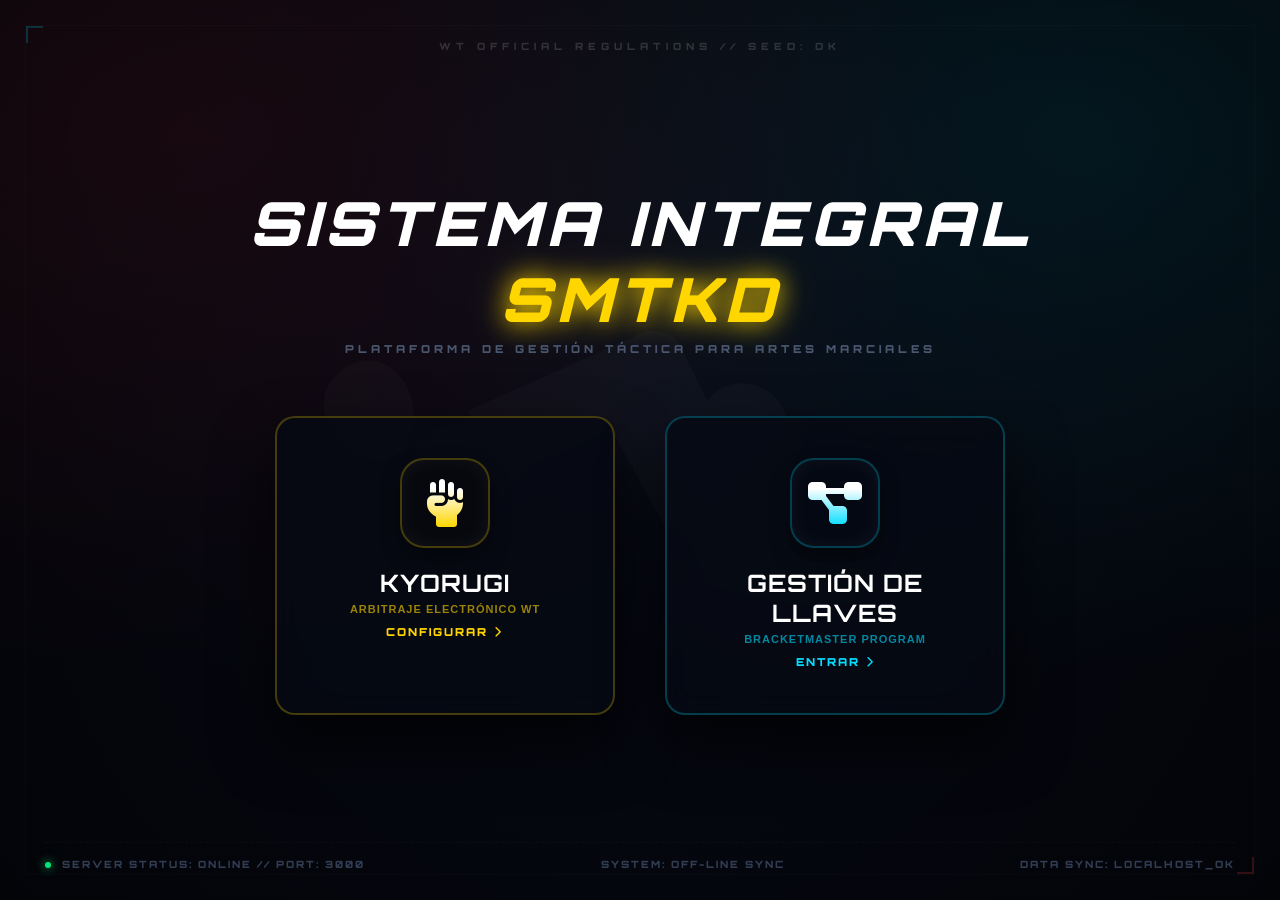
<file: index.html>
<!DOCTYPE html>
<html lang="es">
<head>
    <meta charset="UTF-8">
    <meta name="viewport" content="width=device-width, initial-scale=1.0">
    <title>SMTKD - Plataforma Oficial</title>
    <link href="https://fonts.googleapis.com/css2?family=Orbitron:wght@700;900&display=swap" rel="stylesheet">
    <link rel="stylesheet" href="https://cdnjs.cloudflare.com/ajax/libs/font-awesome/6.5.1/css/all.min.css">
    <link rel="stylesheet" href="css/componentes.css">
    <style>
        /* ========================================================
           INTERFAZ HUD SMTKD - BRANDING DE COMPETENCIA TAEKWONDO
           ======================================================== */
        
        body.body-menu {
            background-color: #030408 !important;
            overflow: hidden;
            height: 100vh;
            width: 100vw;
            display: flex;
            align-items: center;
            justify-content: center;
        }

        /* AMBIENTACIÓN CROMÁTICA DE ESTADIO (HONG / CHONG) */
        .iluminacion-estadio {
            position: fixed;
            top: 0; left: 0; width: 100vw; height: 100vh;
            background: 
                radial-gradient(ellipse at 15% 15%, rgba(255, 51, 68, 0.08) 0%, transparent 50%),
                radial-gradient(ellipse at 85% 15%, rgba(0, 221, 255, 0.08) 0%, transparent 50%),
                radial-gradient(circle at 50% 50%, #070914 0%, #030408 100%);
            z-index: 0;
            pointer-events: none;
        }

        /* SILUETAS DE COMBATE VECTORIALES (TAEKWONDO PRO)
           Dos atletas en posición de combate real de alta resolución integrados al fondo.
           Opacidad calibrada al 0.02 para máxima elegancia.
        */
        .siluetas-tkd-fondo {
            position: fixed;
            top: 52%;
            left: 50%;
            transform: translate(-50%, -50%);
            width: 85vh;
            height: 60vh;
            background-image: url('data:image/svg+xml;utf8,<svg xmlns="http://www.w3.org/2000/svg" viewBox="0 0 800 500" fill="%23ffffff"><path d="M190 280c-5-15-20-45-10-60s30-10 40 5 15 45 5 60-30 10-40-5zm-30-70c10-25-5-60-30-70s-55 10-60 35 15 55 40 65 40-10 50-30zm320-40c20-15 50-10 65 10s10 50-10 65-50 10-65-10-10-50 10-65zM150 320l90-130 50 40-60 110-80-20zm380-60l110 30 30 90-120-40-20-80z"/><path d="M220 190l180-80c15-8 35-2 42 12l98 198c8 15 2 35-12 42l-30 15c-15 8-35 2-42-12L370 210l-120 50-30-70zm240 120l160 40c18 4 30 22 26 40l-8 38c-4 18-22 30-40 26l-174-42 36-102z"/></svg>');
            background-position: center;
            background-repeat: no-repeat;
            background-size: contain;
            opacity: 0.02;
            z-index: 1;
            pointer-events: none;
        }

        /* MARCO PERIMETRAL TÁCTICO HUD */
        .hud-esquinas-marcas {
            position: fixed;
            top: 25px; bottom: 25px; left: 25px; right: 25px;
            border: 1px solid rgba(255, 255, 255, 0.02);
            z-index: 2;
            pointer-events: none;
        }
        /* Corchetes angulares en las esquinas */
        .hud-esquinas-marcas::before {
            content: ''; position: absolute; top: 0; left: 0; width: 15px; height: 15px;
            border-top: 2px solid rgba(0, 221, 255, 0.2); border-left: 2px solid rgba(0, 221, 255, 0.2);
        }
        .hud-esquinas-marcas::after {
            content: ''; position: absolute; bottom: 0; right: 0; width: 15px; height: 15px;
            border-bottom: 2px solid rgba(255, 51, 68, 0.2); border-right: 2px solid rgba(255, 51, 68, 0.2);
        }

        /* TEXTOS DE DATACENTER SUPERIOR */
        .hud-top-datacenter {
            position: absolute;
            top: 40px;
            left: 50%;
            transform: translateX(-50%);
            font-family: 'Orbitron', sans-serif;
            font-size: 10px;
            color: rgba(255, 255, 255, 0.15);
            letter-spacing: 5px;
            font-weight: 900;
        }

        .menu-container-central {
            position: relative;
            z-index: 10;
            width: 100%;
            max-width: 1000px;
            display: flex;
            flex-direction: column;
            align-items: center;
        }

        .menu-logo {
            font-size: 3.8rem !important;
            font-weight: 900;
            letter-spacing: 6px;
            text-transform: uppercase;
            margin-bottom: 5px;
        }
        .glow-text {
            color: #ffd600 !important;
            text-shadow: 0 0 25px #ffd600, 0 0 50px rgba(255, 214, 0, 0.3) !important;
        }
        .menu-tagline {
            color: #49566e !important;
            font-weight: 900;
            letter-spacing: 4px;
            font-size: 11px !important;
        }

        /* CONTENEDORES HUD TRASLÚCIDOS */
        .tarjeta-pro {
            background: rgba(7, 10, 19, 0.85) !important;
            border: 2px solid #1a2333 !important;
            box-shadow: 0 30px 60px rgba(0,0,0,0.7) !important;
            backdrop-filter: blur(14px);
            border-radius: 20px;
            transition: all 0.3s cubic-bezier(0.175, 0.885, 0.32, 1.2) !important;
        }

        /* Brillos base constantes por bando */
        .kyorugi { border-color: rgba(255, 214, 0, 0.25) !important; }
        .kyorugi .tarjeta-icon { color: #ffd600 !important; border-color: rgba(255, 214, 0, 0.25) !important; background: #06080e !important; }
        .kyorugi .tarjeta-info p { color: #ffd600; opacity: 0.6; }

        .torneo { border-color: rgba(0, 221, 255, 0.25) !important; }
        .torneo .tarjeta-icon { color: #00ddff !important; border-color: rgba(0, 221, 255, 0.25) !important; background: #040812 !important; }
        .torneo .tarjeta-info p { color: #00ddff; opacity: 0.6; }

        /* Efectos Hover de Alta Reactividad */
        .kyorugi:hover {
            border-color: #ffd600 !important;
            box-shadow: 0 0 45px rgba(255, 214, 0, 0.3), inset 0 0 15px rgba(255, 214, 0, 0.1) !important;
            transform: translateY(-8px) !important;
        }
        .kyorugi:hover .tarjeta-icon { box-shadow: 0 0 25px #ffd600 !important; background: rgba(255, 214, 0, 0.05) !important; }
        .kyorugi:hover .tarjeta-info p { opacity: 1; text-shadow: 0 0 8px #ffd600; }

        .torneo:hover {
            border-color: #00ddff !important;
            box-shadow: 0 0 45px rgba(0, 221, 255, 0.3), inset 0 0 15px rgba(0, 221, 255, 0.1) !important;
            transform: translateY(-8px) !important;
        }
        .torneo:hover .tarjeta-icon { box-shadow: 0 0 25px #00ddff !important; background: rgba(0, 221, 255, 0.05) !important; }
        .torneo:hover .tarjeta-info p { opacity: 1; text-shadow: 0 0 8px #00ddff; }

        /* FOOTER TÉCNICO COMPLETO (DATACENTER STATUS) */
        .hud-datacenter-footer {
            position: absolute;
            bottom: 30px; left: 45px; right: 45px;
            display: flex; justify-content: space-between;
            font-family: 'Orbitron', sans-serif; font-size: 10px;
            color: #313d52; letter-spacing: 2px; font-weight: 900;
            border-top: 1px dashed rgba(255,255,255,0.03); padding-top: 15px;
            z-index: 20;
        }
        .pulse-node {
            display: inline-block; width: 6px; height: 6px; background: #00e676;
            border-radius: 50%; margin-right: 6px; box-shadow: 0 0 10px #00e676;
            animation: latidoIndicador 1.5s infinite alternate;
        }
        @keyframes latidoIndicador { 0% { opacity: 0.3; } 100% { opacity: 1; } }
    </style>
</head>
<body class="body-menu">

    <div class="iluminacion-estadio"></div>
    <div class="siluetas-tkd-fondo"></div>
    <div class="hud-esquinas-marcas"></div>
    
    <div class="hud-top-datacenter">WT OFFICIAL REGULATIONS // SEED: OK</div>
    
    <div id="pagina-menu" class="menu-container-central">
        <div class="menu-header">
            <h1 class="menu-logo">SISTEMA INTEGRAL <span class="glow-text">SMTKD</span></h1>
            <p class="menu-tagline">PLATAFORMA DE GESTIÓN TÁCTICA PARA ARTES MARCIALES</p>
        </div>

        <div class="menu-opciones">
            <div class="tarjeta-pro kyorugi" onclick="window.location.href='setup.html'">
                <div class="tarjeta-content">
                    <div class="tarjeta-icon"><i class="fa-solid fa-hand-fist"></i></div>
                    <div class="tarjeta-info">
                        <h3>KYORUGI</h3>
                        <p>ARBITRAJE ELECTRÓNICO WT</p>
                        <span class="btn-acceder" style="color: #ffd600;">CONFIGURAR <i class="fa-solid fa-chevron-right"></i></span>
                    </div>
                </div>
            </div>

            <div class="tarjeta-pro torneo" onclick="window.location.href='torneo.html'">
                <div class="tarjeta-content">
                    <div class="tarjeta-icon"><i class="fa-solid fa-diagram-project"></i></div>
                    <div class="tarjeta-info">
                        <h3>GESTIÓN DE LLAVES</h3>
                        <p>BRACKETMASTER PROGRAM</p>
                        <span class="btn-acceder" style="color: #00ddff;">ENTRAR <i class="fa-solid fa-chevron-right"></i></span>
                    </div>
                </div>
            </div>
        </div>
    </div>

    <div class="hud-datacenter-footer">
        <div><span class="pulse-node"></span> SERVER STATUS: ONLINE // PORT: 3000</div>
        <div>SYSTEM: OFF-LINE SYNC</div>
        <div>DATA SYNC: LOCALHOST_OK</div>
    </div>

</body>
</html>
</file>
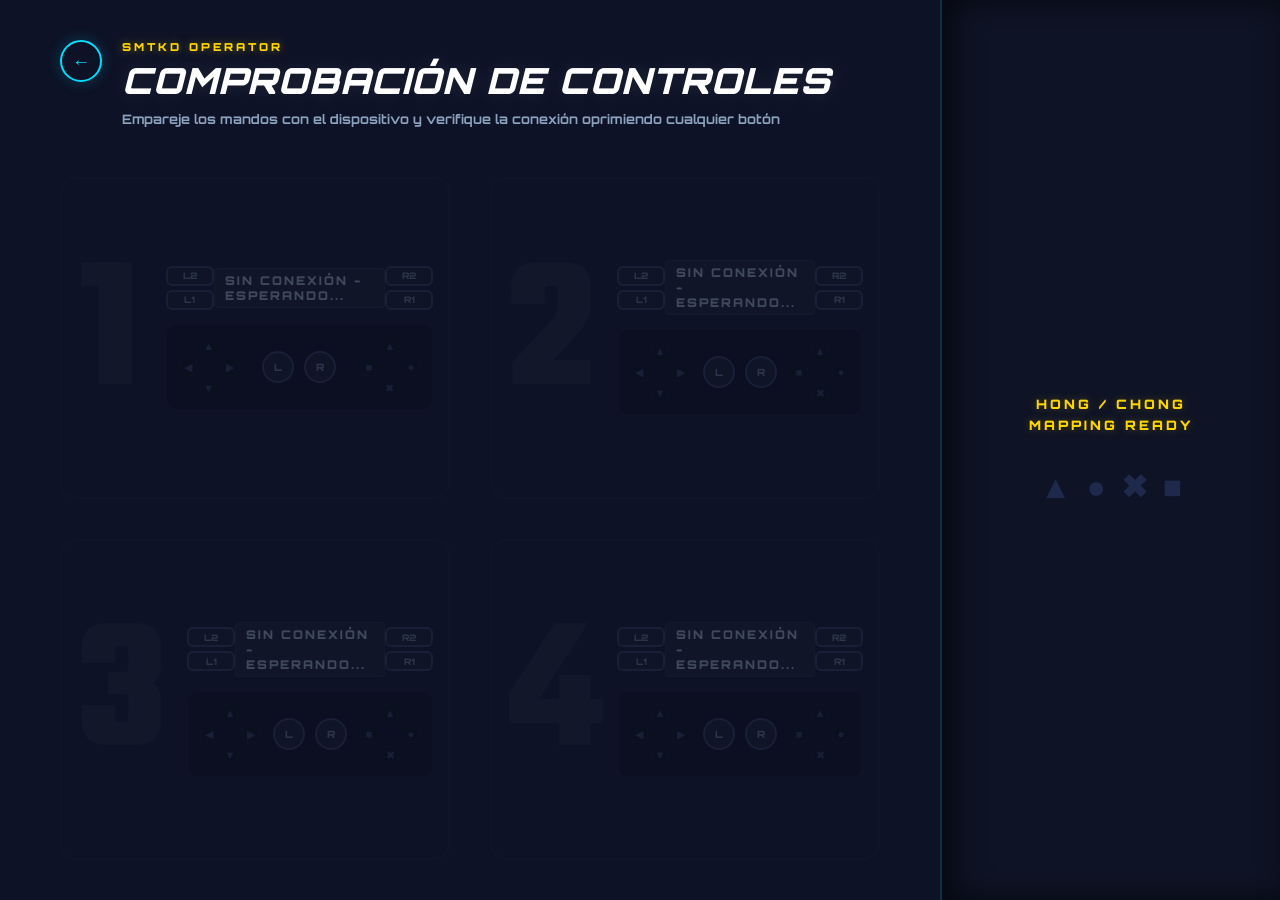
<file: diagnostico.html>
<!DOCTYPE html>
<html lang="es">
<head>
    <meta charset="UTF-8">
    <meta name="viewport" content="width=device-width, initial-scale=1.0">
    <title>SMTKD - Comprobación de Controles</title>
    <link href="https://fonts.googleapis.com/css2?family=Orbitron:wght@400;700;900&family=Teko:wght@700&display=swap" rel="stylesheet">
    <style>
        * { box-sizing: border-box; margin: 0; padding: 0; user-select: none; font-family: 'Orbitron', sans-serif; }
        
        /* Aclaramos sutilmente el fondo base de la pantalla para mejorar la visibilidad global */
        body { background-color: #0d1226; color: #fff; height: 100vh; display: flex; overflow: hidden; }
        
        .layout { display: flex; width: 100vw; height: 100vh; }
        .main-panel { flex: 1; padding: 40px 60px; display: flex; flex-direction: column; }
        .side-panel { width: 340px; border-left: 2px solid rgba(0, 221, 255, 0.15); display: flex; flex-direction: column; justify-content: center; align-items: center; background: rgba(15, 20, 38, 0.6); box-shadow: inset 10px 0 30px rgba(0,0,0,0.6); }

        /* Cabecera HUD Estilo Consola */
        .header { display: flex; align-items: flex-start; gap: 20px; margin-bottom: 50px; }
        .btn-volver { width: 42px; height: 42px; border-radius: 50%; border: 2px solid #00ddff; background: transparent; color: #00ddff; font-size: 18px; display: flex; justify-content: center; align-items: center; cursor: pointer; box-shadow: 0 0 15px rgba(0, 221, 255, 0.2); transition: all 0.15s ease; }
        .btn-volver:hover { background: #00ddff; color: #05050a; box-shadow: 0 0 25px #00ddff; transform: scale(1.05); }
        .header-text h3 { font-size: 11px; color: #ffd600; letter-spacing: 3px; margin-bottom: 4px; text-transform: uppercase; font-weight: 900; text-shadow: 0 0 10px rgba(255,214,0,0.4); }
        .header-text h1 { font-size: 36px; font-weight: 900; letter-spacing: 1px; margin-bottom: 8px; text-transform: uppercase; font-style: italic; text-shadow: 0 0 20px rgba(255,255,255,0.1); }
        .header-text p { font-size: 13px; color: #8da2be; font-weight: bold; }

        /* Grilla de Mandos Balanceada */
        .grid-mandos { display: grid; grid-template-columns: 1fr 1fr; grid-template-rows: 1fr 1fr; gap: 40px; flex: 1; }
        
        /* Slot de Mando en Estado de Espera (Gris intermedio visible, no tan oscuro) */
        .mando-slot { 
            display: flex; 
            align-items: center; 
            gap: 25px; 
            transition: all 0.4s cubic-bezier(0.175, 0.885, 0.32, 1.275); 
            opacity: 0.35; 
            padding: 15px;
            border-radius: 16px;
            border: 2px solid rgba(255, 255, 255, 0.02);
            background: rgba(255, 255, 255, 0.01);
        }
        
        /* EXPLOSIÓN DE LUZ EXTRA AL CONECTARSE (Igual a tu imagen de referencia) */
        .mando-slot.conectado { 
            opacity: 1; 
            background: rgba(0, 230, 118, 0.06);
            border: 2px solid #00e676;
            box-shadow: 0 0 30px rgba(0, 230, 118, 0.25), inset 0 0 20px rgba(0, 230, 118, 0.1);
            animation: pulseGlowMando 2s infinite alternate;
        }
        
        @keyframes pulseGlowMando {
            0% { box-shadow: 0 0 25px rgba(0, 230, 118, 0.2), inset 0 0 15px rgba(0, 230, 118, 0.05); }
            100% { box-shadow: 0 0 45px rgba(0, 230, 118, 0.45), inset 0 0 25px rgba(0, 230, 118, 0.2); border-color: #33ff9e; }
        }

        .mando-num { font-family: 'Teko', sans-serif; font-size: 190px; font-weight: 900; color: rgba(255,255,255,0.06); line-height: 0.8; width: 85px; text-align: center; transition: all 0.3s; }
        .mando-slot.conectado .mando-num { color: #00e676; text-shadow: 0 0 25px rgba(0,230,118,0.6); }

        /* Mapa de Controles HUD */
        .mando-map { display: flex; flex-direction: column; gap: 14px; width: 100%; max-width: 280px; }
        .status-text { font-size: 12px; font-weight: 900; color: #a0aec0; letter-spacing: 2px; text-transform: uppercase; background: rgba(255,255,255,0.03); padding: 4px 10px; border-radius: 4px; border: 1px solid rgba(255,255,255,0.05); display: inline-block; width: fit-content; }
        .mando-slot.conectado .status-text { color: #fff; background: #00e676; border-color: #33ff9e; text-shadow: 0 1px 3px rgba(0,0,0,0.5); box-shadow: 0 0 15px rgba(0,230,118,0.4); }

        .fila-sup { display: flex; justify-content: space-between; width: 100%; align-items: center; }
        .fila-inf { display: flex; justify-content: space-between; width: 100%; align-items: center; background: rgba(0, 0, 0, 0.4); padding: 12px; border-radius: 10px; border: 1px solid rgba(255,255,255,0.04); }
        .triggers-group { display: flex; flex-direction: column; gap: 4px; }

        /* Botones HUD Estilo Consola (Aclarados para sintonía) */
        .ps-btn { display: flex; align-items: center; justify-content: center; background: #141929; border: 2px solid #2d3758; color: #64748b; font-size: 9px; font-weight: 900; border-radius: 6px; transition: all 0.1s ease; }
        .btn-top { width: 48px; height: 20px; font-family: 'Orbitron'; }
        .btn-stick { width: 32px; height: 32px; border-radius: 50%; font-size: 10px; }

        /* D-PAD y Formas Geométricas */
        .grid-pad { display: grid; grid-template-columns: repeat(3, 18px); grid-template-rows: repeat(3, 18px); gap: 3px; }
        .pad-btn { display: flex; align-items: center; justify-content: center; font-size: 11px; color: #2d3758; background: #090d1a; border: 1px solid rgba(255,255,255,0.02); border-radius: 4px; transition: all 0.05s ease; }
        .up { grid-area: 1 / 2 / 2 / 3; } .left { grid-area: 2 / 1 / 3 / 2; } .right { grid-area: 2 / 3 / 3 / 4; } .down { grid-area: 3 / 2 / 4 / 3; }

        /* REACCIÓN AL PRESIONAR BOTONES FÍSICOS */
        .ps-btn.active { color: #fff; border-color: #ffd600; background: #222947; box-shadow: 0 0 15px #ffd600; transform: scale(1.05); }
        .btn-stick.active { background: rgba(255,214,0,0.3); border-color: #ffd600; color: #ffd600; box-shadow: 0 0 15px #ffd600; transform: scale(1.05); }
        
        /* Encendido de Colores Neón Nítidos */
        .pad-btn.active { color: #fff; border-color: #fff; transform: scale(1.1); }
        .pad-btn.up.active, .pad-btn.down.active, .pad-btn.left.active, .pad-btn.right.active { color: #ffd600; border-color: #ffd600; box-shadow: 0 0 15px #ffd600; text-shadow: 0 0 8px #ffd600; }
        .pad-btn.tr.active { color: #00ff88; border-color: #00ff88; box-shadow: 0 0 18px #00ff88; text-shadow: 0 0 8px #00ff88; } 
        .pad-btn.ci.active { color: #ff3344; border-color: #ff3344; box-shadow: 0 0 18px #ff3344; text-shadow: 0 0 8px #ff3344; } 
        .pad-btn.sq.active { color: #ff00ff; border-color: #ff00ff; box-shadow: 0 0 18px #ff00ff; text-shadow: 0 0 8px #ff00ff; } 
        .pad-btn.cr.active { color: #00ddff; border-color: #00ddff; box-shadow: 0 0 18px #00ddff; text-shadow: 0 0 8px #00ddff; } 

        /* Panel Derecho Flotante */
        .mapping-title { font-size: 13px; color: #ffd600; font-weight: 900; letter-spacing: 3px; text-align: center; line-height: 1.6; margin-bottom: 30px; text-shadow: 0 0 10px rgba(255,214,0,0.3); text-transform: uppercase; }
        .mapping-icons { display: flex; gap: 15px; font-size: 32px; color: #1e294b; font-weight: bold; }
        .mapping-icons span { display: inline-block; animation: flotarIconosPs 3s ease-in-out infinite alternate; }
        .mapping-icons span:nth-child(2) { animation-delay: 0.4s; }
        .mapping-icons span:nth-child(3) { animation-delay: 0.8s; }
        .mapping-icons span:nth-child(4) { animation-delay: 1.2s; }

        @keyframes flotarIconosPs {
            0% { transform: translateY(0); }
            100% { transform: translateY(-12px); color: #00ddff; filter: drop-shadow(0 0 15px #00ddff); }
        }
    </style>
</head>
<body>

    <div class="layout">
        <div class="main-panel">
            <div class="header">
                <button class="btn-volver" onclick="window.history.back()">←</button>
                <div class="header-text">
                    <h3>SMTKD OPERATOR</h3>
                    <h1>comprobación de controles</h1>
                    <p>Empareje los mandos con el dispositivo y verifique la conexión oprimiendo cualquier botón</p>
                </div>
            </div>

            <div class="grid-mandos">
                <script>
                    for(let i=0; i<4; i++) {
                        document.write(`
                        <div class="mando-slot" id="slot-${i}">
                            <div class="mando-num">${i+1}</div>
                            <div class="mando-map">
                                <div class="fila-sup">
                                    <div class="triggers-group">
                                        <div class="ps-btn btn-top" id="btn-${i}-l2">L2</div>
                                        <div class="ps-btn btn-top" id="btn-${i}-l1">L1</div>
                                    </div>
                                    <div class="status-text" id="status-${i}">Sin conexión</div>
                                    <div class="triggers-group">
                                        <div class="ps-btn btn-top" id="btn-${i}-r2">R2</div>
                                        <div class="ps-btn btn-top" id="btn-${i}-r1">R1</div>
                                    </div>
                                </div>
                                <div class="fila-inf">
                                    <div class="grid-pad">
                                        <div class="pad-btn up" id="btn-${i}-up">▲</div>
                                        <div class="pad-btn left" id="btn-${i}-left">◀</div>
                                        <div class="pad-btn right" id="btn-${i}-right">▶</div>
                                        <div class="pad-btn down" id="btn-${i}-down">▼</div>
                                    </div>
                                    <div class="triggers-group" style="flex-direction:row; gap:10px;">
                                        <div class="ps-btn btn-stick" id="btn-${i}-l3">L</div>
                                        <div class="ps-btn btn-stick" id="btn-${i}-r3">R</div>
                                    </div>
                                    <div class="grid-pad">
                                        <div class="pad-btn up tr" id="btn-${i}-tr">▲</div>
                                        <div class="pad-btn left sq" id="btn-${i}-sq">■</div>
                                        <div class="pad-btn right ci" id="btn-${i}-ci">●</div>
                                        <div class="pad-btn down cr" id="btn-${i}-cr">✖</div>
                                    </div>
                                </div>
                            </div>
                        </div>`);
                    }
                </script>
            </div>
        </div>

        <div class="side-panel">
            <div class="mapping-title">HONG / CHONG<br>MAPPING READY</div>
            <div class="mapping-icons">
                <span>▲</span>
                <span>●</span>
                <span>✖</span>
                <span>■</span>
            </div>
        </div>
    </div>

    <script>
        const gamepadMap = {
            0: 'cr', 1: 'ci', 2: 'sq', 3: 'tr',
            4: 'l1', 5: 'r1', 6: 'l2', 7: 'r2',
            10: 'l3', 11: 'r3',
            12: 'up', 13: 'down', 14: 'left', 15: 'right'
        };

        function loopDiagnostics() {
            const gamepads = navigator.getGamepads();
            for(let i=0; i<4; i++) {
                let gp = gamepads[i];
                let slot = document.getElementById(`slot-${i}`);
                let status = document.getElementById(`status-${i}`);
                
                if(gp) {
                    slot.classList.add('conectado');
                    status.innerText = "Conectado - Mando " + (i+1) + " Ready";
                    
                    for(let mapIndex in gamepadMap) {
                        let btnId = `btn-${i}-${gamepadMap[mapIndex]}`;
                        let element = document.getElementById(btnId);
                        if(element) {
                            if(gp.buttons[mapIndex]?.pressed) {
                                element.classList.add('active');
                            } else {
                                element.classList.remove('active');
                            }
                        }
                    }
                } else {
                    slot.classList.remove('conectado');
                    status.innerText = "Sin conexión - Esperando...";
                }
            }
            document.dispatchEvent(new Event('gamepadlooped'));
            requestAnimationFrame(loopDiagnostics);
        }
        requestAnimationFrame(loopDiagnostics);
    </script>
</body>
</html>
</file>
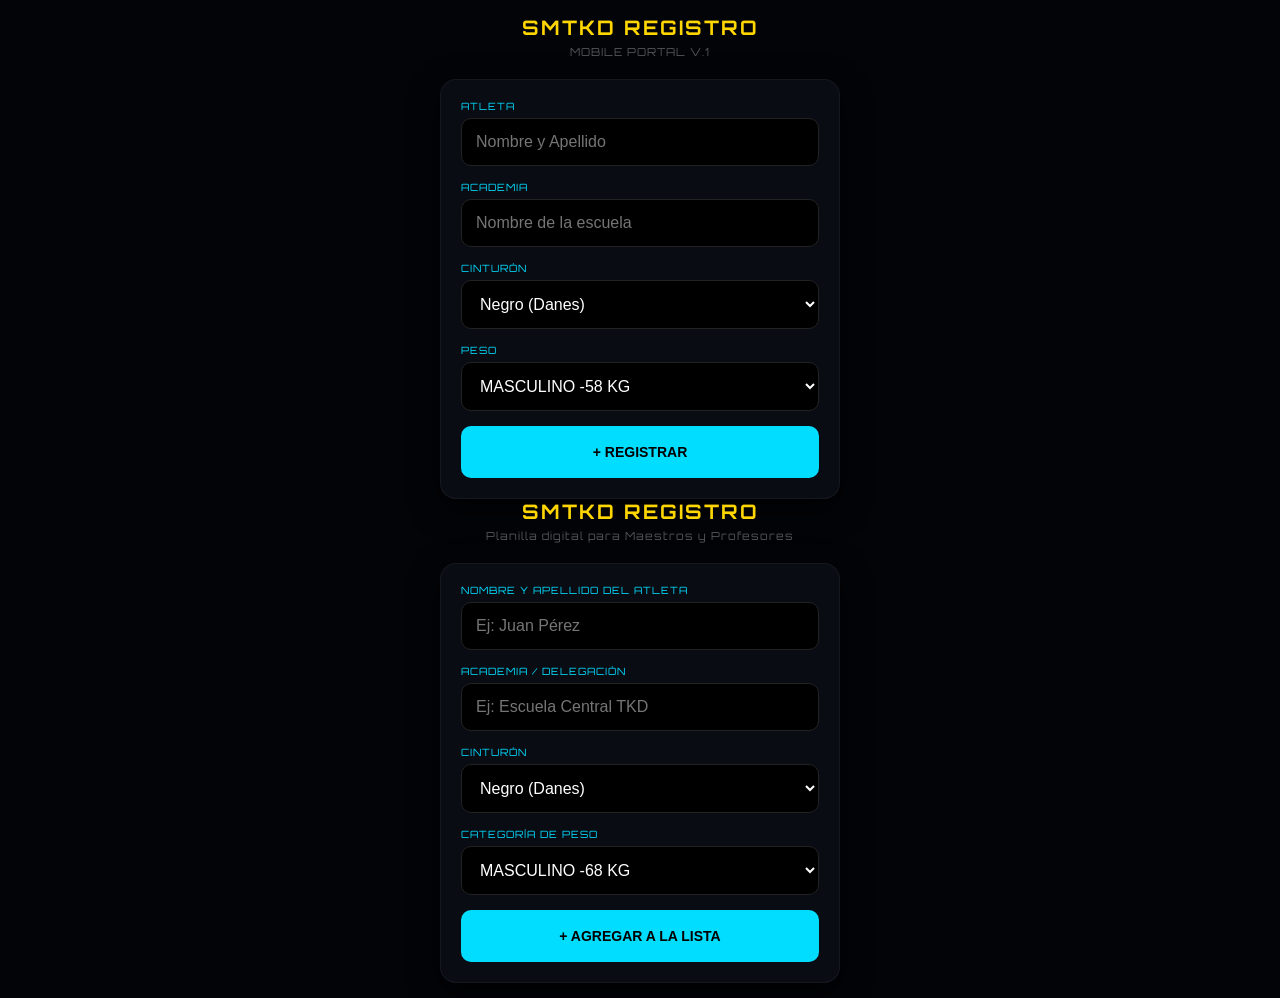
<file: formulario-profes.html>
<!DOCTYPE html>
<html lang="es">
<head>
    <meta charset="UTF-8">
    <meta name="viewport" content="width=device-width, initial-scale=1.0, maximum-scale=1.0, user-scalable=no">
    <title>SMTKD - Registro Móvil</title>
    <link href="https://fonts.googleapis.com/css2?family=Orbitron:wght@700;900&display=swap" rel="stylesheet">
    <style>
        * { box-sizing: border-box; margin: 0; padding: 0; -webkit-tap-highlight-color: transparent; }
        body { 
            background-color: #030408; 
            color: white; 
            padding: 15px; 
            display: flex; 
            flex-direction: column; 
            align-items: center; 
            min-height: 100vh; 
            font-family: 'Orbitron', sans-serif;
        }

        .header { text-align: center; margin-bottom: 20px; width: 100%; }
        .header h1 { color: #ffd600; font-size: 20px; letter-spacing: 2px; text-transform: uppercase; }
        .header p { color: #555; font-size: 11px; margin-top: 5px; letter-spacing: 1px; }
        
        .container { 
            width: 100%; 
            max-width: 400px; /* Ancho ideal para móviles */
            background: #0a0c14; 
            border: 1px solid rgba(255,255,255,0.05); 
            border-radius: 16px; 
            padding: 20px; 
            box-shadow: 0 10px 30px rgba(0,0,0,0.8); 
        }
        
        .input-group { margin-bottom: 15px; }
        .input-label { font-size: 10px; color: #00ddff; margin-bottom: 6px; display: block; letter-spacing: 1px; }
        
        input, select { 
            width: 100%; 
            background: #000; 
            border: 1px solid #222; 
            color: #fff; 
            padding: 14px; /* Más grande para fácil toque */
            border-radius: 10px; 
            font-size: 16px; /* Evita el zoom automático de iOS en inputs */
            outline: none; 
        }
        input:focus, select:focus { border-color: #00ddff; }
        
        .btn-agregar { 
            width: 100%; 
            background: #00ddff; 
            color: #000; 
            border: none; 
            font-weight: 900; 
            padding: 18px; 
            border-radius: 10px; 
            cursor: pointer; 
            font-size: 14px; 
            text-transform: uppercase;
        }
        
        .lista-alumnos { margin-top: 25px; border-top: 1px dashed #222; padding-top: 20px; }
        .lista-titulo { font-size: 12px; color: #ffd600; margin-bottom: 15px; text-align: center; letter-spacing: 2px; }
        
        .alumno-item { 
            background: #0e0e16; 
            padding: 12px; 
            border-radius: 8px; 
            margin-bottom: 10px; 
            display: flex; 
            justify-content: space-between; 
            align-items: center; 
            border-left: 3px solid #ffd600; 
        }
        .alumno-nombre { font-weight: bold; font-size: 14px; }
        .alumno-info { font-size: 10px; color: #aaa; }
        
        .btn-eliminar { background: transparent; border: 1px solid #ff4444; color: #ff4444; padding: 8px 12px; border-radius: 6px; }
        .btn-descargar { 
            width: 100%; background: #ffd600; color: #000; border: none; 
            font-weight: 900; padding: 18px; border-radius: 10px; margin-top: 20px; 
            font-size: 14px; display: none; text-transform: uppercase;
        }
    </style>
</head>
<body>

    <div class="header">
        <h1>SMTKD REGISTRO</h1>
        <p>MOBILE PORTAL V.1</p>
    </div>

    <div class="container">
        <div class="input-group">
            <label class="input-label">ATLETA</label>
            <input type="text" id="reg-nombre" placeholder="Nombre y Apellido">
        </div>
        <div class="input-group">
            <label class="input-label">ACADEMIA</label>
            <input type="text" id="reg-club" placeholder="Nombre de la escuela">
        </div>
        <div class="input-group">
            <label class="input-label">CINTURÓN</label>
            <select id="reg-cinturon">
                <option value="Blanco/Amarillo">Blanco / Amarillo</option>
                <option value="Verde/Azul">Verde / Azul</option>
                <option value="Rojo">Rojo</option>
                <option value="Negro" selected>Negro (Danes)</option>
            </select>
        </div>
        <div class="input-group">
            <label class="input-label">PESO</label>
            <select id="reg-peso">
                <option value="MASCULINO -58 KG">MASCULINO -58 KG</option>
                <option value="MASCULINO -68 KG">MASCULINO -68 KG</option>
                <option value="FEMENINO -49 KG">FEMENINO -49 KG</option>
                <option value="FEMENINO -57 KG">FEMENINO -57 KG</option>
            </select>
        </div>
        
        <button class="btn-agregar" onclick="agregarAlumno()">+ REGISTRAR</button>

        <div class="lista-alumnos" id="zona-lista" style="display: none;">
            <div class="lista-titulo">INSCRIPTOS (<span id="contador">0</span>)</div>
            <div id="contenedor-alumnos"></div>
            <button class="btn-descargar" id="btn-exportar" onclick="descargarJSON()">📥 EXPORTAR JSON</button>
        </div>
    </div>

    <script>
        let alumnos = [];
        function agregarAlumno() {
            let nom = document.getElementById('reg-nombre').value.trim().toUpperCase();
            let clb = document.getElementById('reg-club').value.trim().toUpperCase();
            if(!nom || !clb) return alert("Completa los campos");
            alumnos.push({ nombre: nom, club: clb, cinturon: document.getElementById('reg-cinturon').value, peso: document.getElementById('reg-peso').value });
            document.getElementById('reg-nombre').value = "";
            actualizarLista();
        }
        function actualizarLista() {
            let cont = document.getElementById('contenedor-alumnos');
            cont.innerHTML = "";
            document.getElementById('contador').innerText = alumnos.length;
            if(alumnos.length > 0) {
                document.getElementById('zona-lista').style.display = "block";
                document.getElementById('btn-exportar').style.display = "block";
                alumnos.forEach((al, i) => {
                    cont.innerHTML += `<div class="alumno-item"><div class="alumno-nombre">${al.nombre}<br><span class="alumno-info">${al.cinturon} | ${al.peso}</span></div><button class="btn-eliminar" onclick="alumnos.splice(${i},1); actualizarLista()">X</button></div>`;
                });
            }
        }
        function descargarJSON() {
            const dataStr = "data:text/json;charset=utf-8," + encodeURIComponent(JSON.stringify(alumnos));
            const a = document.createElement('a');
            a.setAttribute("href", dataStr);
            a.setAttribute("download", "Inscripcion.json");
            a.click();
        }
    </script>
</body>
</html>
    </style>
</head>
<body>

    <div class="header">
        <h1>SMTKD REGISTRO</h1>
        <p>Planilla digital para Maestros y Profesores</p>
    </div>

    <div class="container">
        <div class="input-group">
            <label class="input-label">NOMBRE Y APELLIDO DEL ATLETA</label>
            <input type="text" id="reg-nombre" placeholder="Ej: Juan Pérez">
        </div>
        <div class="input-group">
            <label class="input-label">ACADEMIA / DELEGACIÓN</label>
            <input type="text" id="reg-club" placeholder="Ej: Escuela Central TKD">
        </div>
        <div class="input-group">
            <label class="input-label">CINTURÓN</label>
            <select id="reg-cinturon">
                <option value="Blanco/Amarillo">Blanco / Amarillo</option>
                <option value="Verde/Azul">Verde / Azul</option>
                <option value="Rojo">Rojo</option>
                <option value="Negro" selected>Negro (Danes)</option>
            </select>
        </div>
        <div class="input-group">
            <label class="input-label">CATEGORÍA DE PESO</label>
            <select id="reg-peso">
                <option value="MASCULINO -58 KG">MASCULINO -58 KG</option>
                <option value="MASCULINO -68 KG" selected>MASCULINO -68 KG</option>
                <option value="MASCULINO -80 KG">MASCULINO -80 KG</option>
                <option value="FEMENINO -49 KG">FEMENINO -49 KG</option>
                <option value="FEMENINO -57 KG">FEMENINO -57 KG</option>
            </select>
        </div>
        
        <button class="btn-agregar" onclick="agregarAlumno()">+ AGREGAR A LA LISTA</button>

        <div class="lista-alumnos" id="zona-lista" style="display: none;">
            <div class="lista-titulo">ATLETAS CARGADOS (<span id="contador">0</span>)</div>
            <div id="contenedor-alumnos"></div>
            <button class="btn-descargar" id="btn-exportar" onclick="descargarJSON()">📥 DESCARGAR PLANILLA OFICIAL</button>
            <div class="aviso" id="aviso-exito">¡Archivo descargado! Envialo a la organización.</div>
        </div>
    </div>

    <script>
        let alumnos = [];

        function agregarAlumno() {
            let inputNom = document.getElementById('reg-nombre');
            let inputClub = document.getElementById('reg-club');
            let nom = inputNom.value.trim().toUpperCase();
            let clb = inputClub.value.trim().toUpperCase();
            let cin = document.getElementById('reg-cinturon').value;
            let pes = document.getElementById('reg-peso').value;

            if(!nom || !clb) {
                alert("Por favor, completá el nombre y la academia del atleta.");
                return;
            }

            alumnos.push({ nombre: nom, club: clb, cinturon: cin, peso: pes });
            
            // Limpiar inputs para el siguiente alumno, pero dejar el club (suele ser el mismo)
            inputNom.value = "";
            inputNom.focus();
            
            actualizarLista();
        }

        function eliminarAlumno(index) {
            alumnos.splice(index, 1);
            actualizarLista();
        }

        function actualizarLista() {
            let contenedor = document.getElementById('contenedor-alumnos');
            let zonaLista = document.getElementById('zona-lista');
            let btnExportar = document.getElementById('btn-exportar');
            let contador = document.getElementById('contador');

            contenedor.innerHTML = "";
            contador.innerText = alumnos.length;

            if (alumnos.length > 0) {
                zonaLista.style.display = "block";
                btnExportar.style.display = "block";
                
                alumnos.forEach((al, index) => {
                    contenedor.innerHTML += `
                        <div class="alumno-item">
                            <div class="alumno-info">
                                <div class="alumno-nombre">${al.nombre}</div>
                                <div style="color: #aaa;">${al.club} | ${al.cinturon} | ${al.peso}</div>
                            </div>
                            <button class="btn-eliminar" onclick="eliminarAlumno(${index})">X</button>
                        </div>
                    `;
                });
            } else {
                zonaLista.style.display = "none";
            }
        }

        function descargarJSON() {
            if (alumnos.length === 0) return;
            
            // Usamos el nombre del club del primer alumno para nombrar el archivo
            let nombreArchivo = "Inscripcion_" + alumnos[0].club.replace(/[^a-z0-9]/gi, '_').toUpperCase() + ".json";
            
            const dataStr = "data:text/json;charset=utf-8," + encodeURIComponent(JSON.stringify(alumnos));
            const a = document.createElement('a');
            a.setAttribute("href", dataStr);
            a.setAttribute("download", nombreArchivo);
            document.body.appendChild(a);
            a.click();
            a.remove();

            let aviso = document.getElementById('aviso-exito');
            aviso.style.display = "block";
            setTimeout(() => { aviso.style.display = "none"; }, 5000);
        }
    </script>
</body>
</html>
</file>
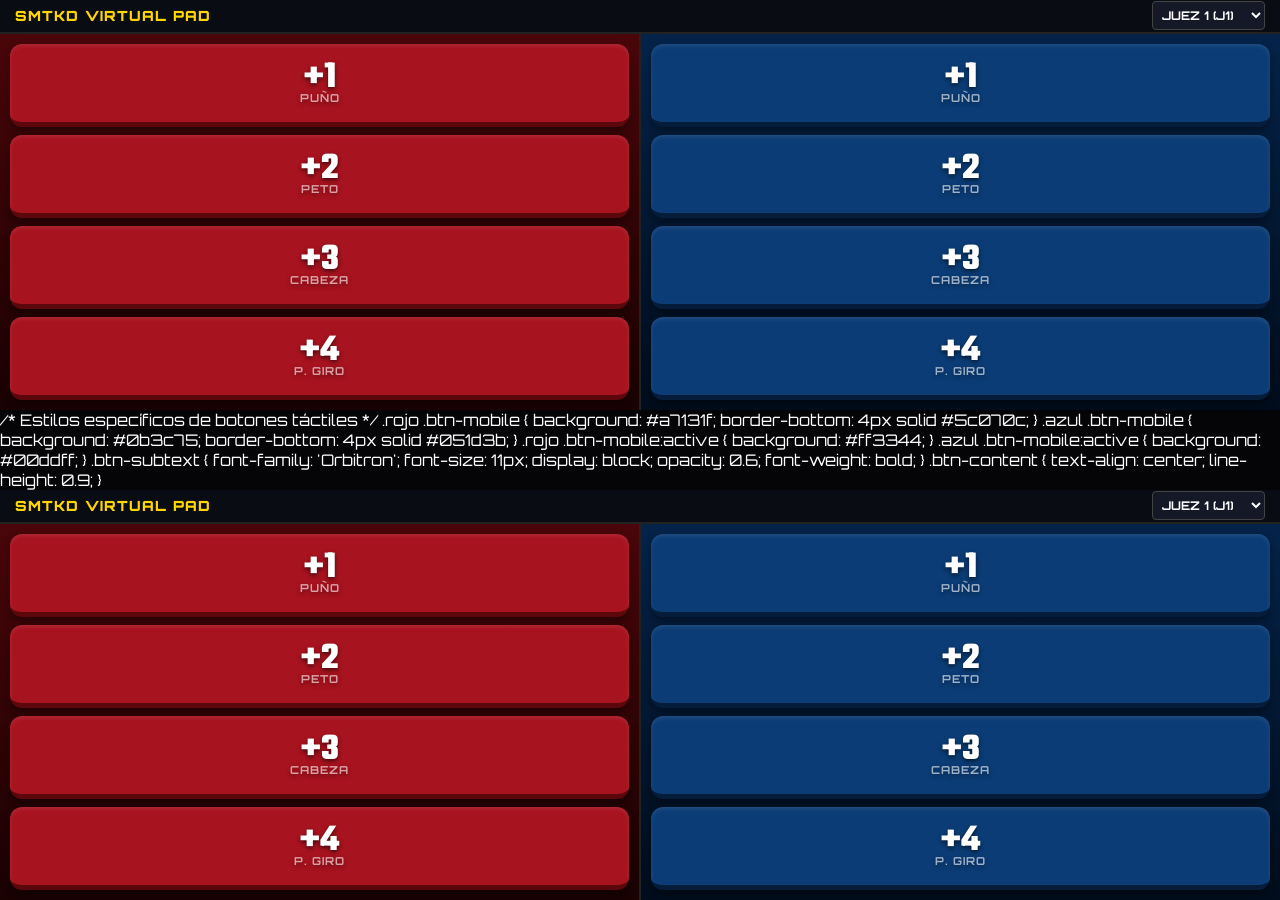
<file: mando-mobile.html>
<!DOCTYPE html>
<html lang="es">
<head>
    <meta charset="UTF-8">
    <meta name="viewport" content="width=device-width, initial-scale=1.0, maximum-scale=1.0, user-scalable=no">
    <title>SMTKD - Mando Virtual de Juez</title>
    <link href="https://fonts.googleapis.com/css2?family=Orbitron:wght@700;900&family=Teko:wght@700&display=swap" rel="stylesheet">
    <style>
        * { box-sizing: border-box; margin: 0; padding: 0; user-select: none; -webkit-user-select: none; }
        body { background: #050508; color: #fff; font-family: 'Orbitron', sans-serif; height: 100vh; overflow: hidden; display: flex; flex-direction: column; }
        
        .header-mando { height: 8vh; background: #0a0c14; display: flex; justify-content: space-between; align-items: center; padding: 0 15px; border-bottom: 2px solid #222; }
        .titulo-mando { font-size: 14px; color: #ffd600; font-weight: 900; letter-spacing: 1px; }
        select { background: #151826; color: #fff; border: 1px solid #444; padding: 5px; border-radius: 4px; font-size: 12px; font-family: 'Orbitron'; font-weight: bold; }
        
        .contenedor-botones { display: flex; height: 92vh; width: 100vw; }
        .bando-mobile { flex: 1; display: flex; flex-direction: column; gap: 8px; padding: 10px; height: 100%; }
        
        .rojo { background: linear-gradient(180deg, #4a060a 0%, #1a0203 100%); border-right: 1px solid #222; }
        .azul { background: linear-gradient(180deg, #05234a 0%, #010d1c 100%); border-left: 1px solid #222; }
        
        .btn-mobile {
            flex: 1;
            display: flex;
            align-items: center;
            justify-content: center;
            border: none;
            border-radius: 12px;
            color: white;
            font-family: 'Teko', sans-serif;
            font-size: 38px;
            font-weight: bold;
            text-shadow: 0 2px 4px rgba(0,0,0,0.6);
            box-shadow: inset 0 2px 4px rgba(255,255,255,0.1), 0 4px 8px rgba(0,0,0,0.4);
            transition: transform 0.05s ease;
        }
        
        .rojo .btn-mobile { background: #a7131f; border-bottom: 5px solid #5c070c; }
        .azul .btn-mobile { background: #0b3c75; border-bottom: 5px solid #051d3b; }
        
        .rojo .btn-mobile:active { background: #ff3344; transform: scale(0.96); }
        .azul .btn-mobile:active { background: #00ddff; transform: scale(0.96); }
        
        .btn-subtext { font-family: 'Orbitron'; font-size: 11px; display: block; opacity: 0.6; font-weight: bold; letter-spacing: 1px; }
        .btn-content { text-align: center; line-height: 0.85; pointer-events: none; }
    </style>
</head>
<body>

    <div class="header-mando">
        <div class="titulo-mando">SMTKD VIRTUAL PAD</div>
        <div>
            <select id="select-juez">
                <option value="0">JUEZ 1 (J1)</option>
                <option value="1">JUEZ 2 (J2)</option>
            </select>
        </div>
    </div>

    <div class="contenedor-botones">
        <div class="bando-mobile rojo">
            <button class="btn-mobile" onclick="enviarVoto('rojo', 1, 'punio')"><div class="btn-content">+1<span class="btn-subtext">PUÑO</span></div></button>
            <button class="btn-mobile" onclick="enviarVoto('rojo', 2, 'peto')"><div class="btn-content">+2<span class="btn-subtext">PETO</span></div></button>
            <button class="btn-mobile" onclick="enviarVoto('rojo', 3, 'casco')"><div class="btn-content">+3<span class="btn-subtext">CABEZA</span></div></button>
            <button class="btn-mobile" onclick="enviarVoto('rojo', 4, 'petogiro')"><div class="btn-content">+4<span class="btn-subtext">P. GIRO</span></div></button>
        </div>

        <div class="bando-mobile azul">
            <button class="btn-mobile" onclick="enviarVoto('azul', 1, 'punio')"><div class="btn-content">+1<span class="btn-subtext">PUÑO</span></div></button>
            <button class="btn-mobile" onclick="enviarVoto('azul', 2, 'peto')"><div class="btn-content">+2<span class="btn-subtext">PETO</span></div></button>
            <button class="btn-mobile" onclick="enviarVoto('azul', 3, 'casco')"><div class="btn-content">+3<span class="btn-subtext">CABEZA</span></div></button>
            <button class="btn-mobile" onclick="enviarVoto('azul', 4, 'petogiro')"><div class="btn-content">+4<span class="btn-subtext">P. GIRO</span></div></button>
        </div>
    </div>

    <script>
        const canalTransmision = new BroadcastChannel('smtkd_transmision');
        let socket = null;

        // Intentar conectar por WebSocket solo si no estamos corriendo en GitHub Pages de forma estática
        if (window.location.hostname !== "github.io" && window.location.protocol !== "file:") {
            const loc = window.location;
            const socketUrl = (loc.protocol === "https:") ? "wss://" : "ws://" + loc.host;
            socket = new WebSocket(socketUrl);
            
            socket.onopen = () => console.log("Conectado al servidor de Red Local Node.js");
            socket.onerror = (err) => console.log("Modo red local no disponible, usando canal de pestaña.");
        }

        function enviarVoto(bando, cantidad, tipo) {
            if (window.navigator.vibrate) window.navigator.vibrate(40); 
            let juezIndex = parseInt(document.getElementById('select-juez').value);
            
            const paqueteVoto = {
                comandoAccion: "VOTO_MOBILE",
                bando: bando,
                cantidad: cantidad,
                tipo: tipo,
                juez: juezIndex
            };

            // 1. Vía Servidor de Red Local (Para el torneo con Node.js/Celulares reales)
            if (socket && socket.readyState === WebSocket.OPEN) {
                socket.send(JSON.stringify(paqueteVoto));
            } 
            
            // 2. Vía Canal Local Inter-pestañas (Para cuando probás en la misma notebook desde GitHub o local)
            canalTransmision.postMessage(paqueteVoto);
        }
    </script>
</body>
</html>

        /* Estilos específicos de botones táctiles */
        .rojo .btn-mobile { background: #a7131f; border-bottom: 4px solid #5c070c; }
        .azul .btn-mobile { background: #0b3c75; border-bottom: 4px solid #051d3b; }
        .rojo .btn-mobile:active { background: #ff3344; }
        .azul .btn-mobile:active { background: #00ddff; }
        
        .btn-subtext { font-family: 'Orbitron'; font-size: 11px; display: block; opacity: 0.6; font-weight: bold; }
        .btn-content { text-align: center; line-height: 0.9; }
    </style>
</head>
<body>

    <div class="header-mando">
        <div class="titulo-mando">SMTKD VIRTUAL PAD</div>
        <div>
            <select id="select-juez">
                <option value="0">JUEZ 1 (J1)</option>
                <option value="1">JUEZ 2 (J2)</option>
            </select>
        </div>
    </div>

    <div class="contenedor-botones">
        <div class="bando-mobile rojo">
            <button class="btn-mobile" onclick="enviarVoto('rojo', 1, 'punio')"><div class="btn-content">+1<span class="btn-subtext">PUÑO</span></div></button>
            <button class="btn-mobile" onclick="enviarVoto('rojo', 2, 'peto')"><div class="btn-content">+2<span class="btn-subtext">PETO</span></div></button>
            <button class="btn-mobile" onclick="enviarVoto('rojo', 3, 'casco')"><div class="btn-content">+3<span class="btn-subtext">CABEZA</span></div></button>
            <button class="btn-mobile" onclick="enviarVoto('rojo', 4, 'petogiro')"><div class="btn-content">+4<span class="btn-subtext">P. GIRO</span></div></button>
        </div>

        <div class="bando-mobile azul">
            <button class="btn-mobile" onclick="enviarVoto('azul', 1, 'punio')"><div class="btn-content">+1<span class="btn-subtext">PUÑO</span></div></button>
            <button class="btn-mobile" onclick="enviarVoto('azul', 2, 'peto')"><div class="btn-content">+2<span class="btn-subtext">PETO</span></div></button>
            <button class="btn-mobile" onclick="enviarVoto('azul', 3, 'casco')"><div class="btn-content">+3<span class="btn-subtext">CABEZA</span></div></button>
            <button class="btn-mobile" onclick="enviarVoto('azul', 4, 'petogiro')"><div class="btn-content">+4<span class="btn-subtext">P. GIRO</span></div></button>
        </div>
    </div>

    <script>
        const canalTransmision = new BroadcastChannel('smtkd_transmision');
        
        function enviarVoto(bando, cantidad, tipo) {
            // Evita el delay del clic nativo en mobiles
            window.navigator.vibrate ? window.navigator.vibrate(40) : null; 
            
            let juezIndex = parseInt(document.getElementById('select-juez').value);
            
            // Enviamos el comando simulando un joystick físico
            canalTransmision.postMessage({
                comandoAccion: "VOTO_MOBILE",
                bando: bando,
                cantidad: cantidad,
                tipo: tipo,
                juez: juezIndex
            });
        }
    </script>
</body>
</html>
</file>
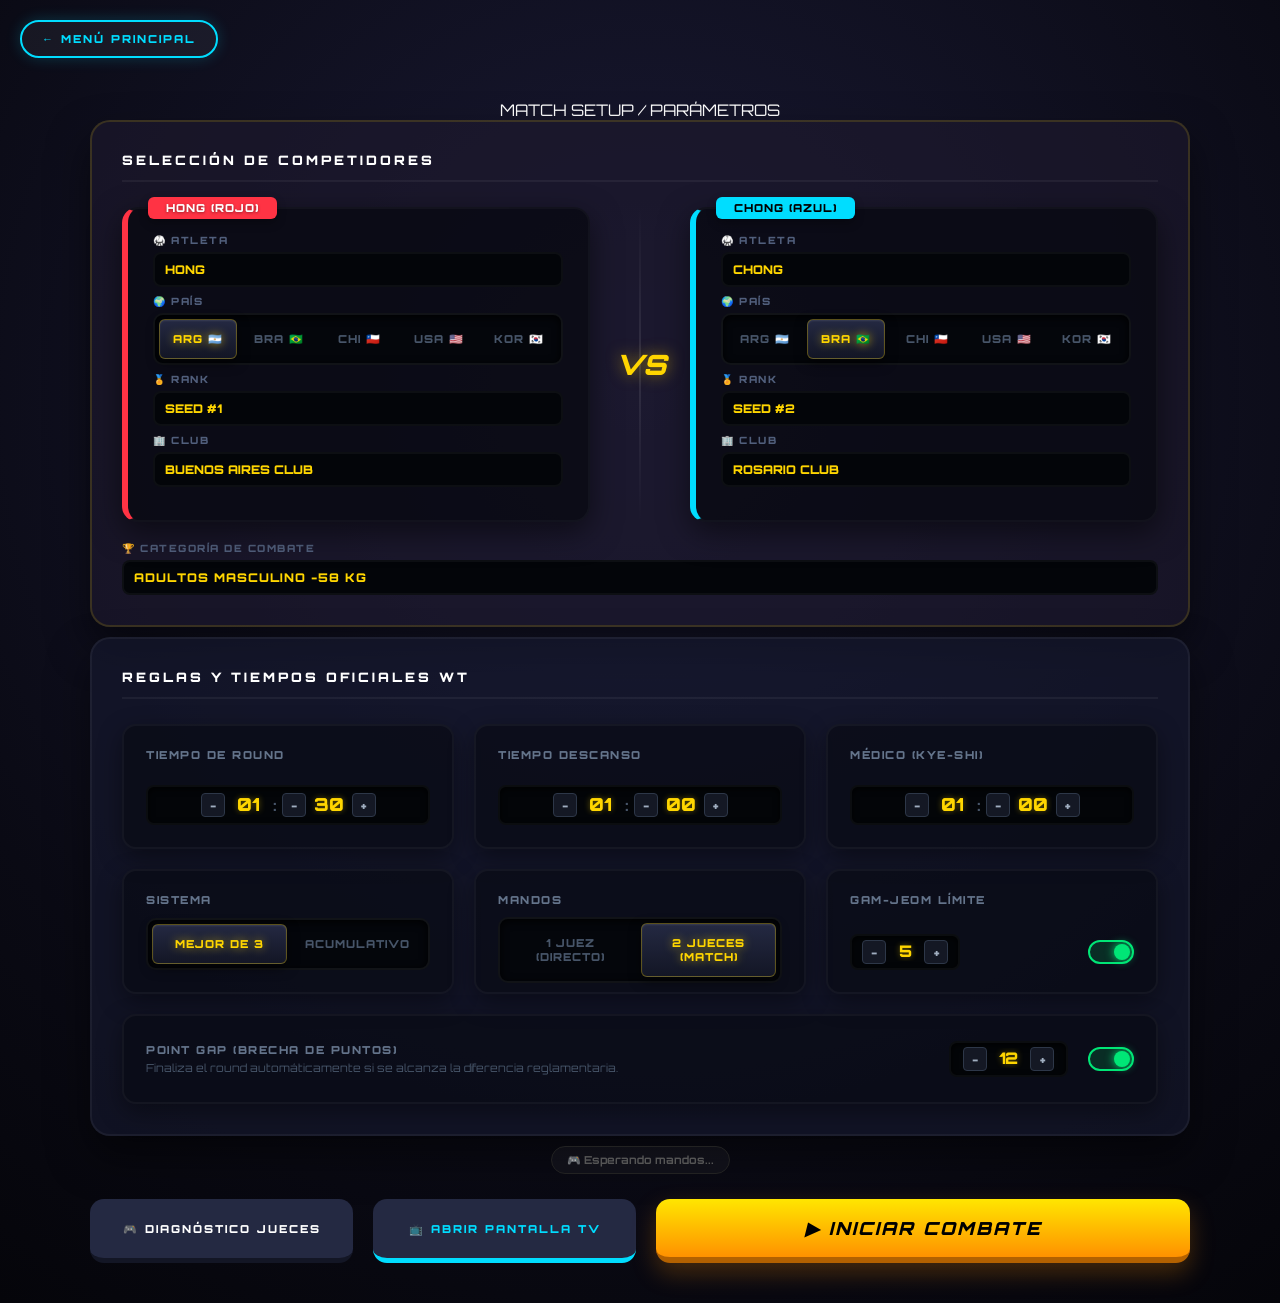
<file: setup.html>
<!DOCTYPE html>
<html lang="es">
<head>
    <meta charset="UTF-8">
    <meta name="viewport" content="width=device-width, initial-scale=1.0">
    <title>SMTKD - Match Setup</title>
    <link href="https://fonts.googleapis.com/css2?family=Orbitron:wght@700;900&display=swap" rel="stylesheet">
    <link rel="stylesheet" href="https://cdnjs.cloudflare.com/ajax/libs/font-awesome/6.5.1/css/all.min.css">
    <link rel="stylesheet" href="css/componentes.css">
    <link rel="stylesheet" href="css/marcador.css">
    <style>
        /* ========================================================
           INTERFAZ HUD GAMER CONTROLLER - SINTONÍA COMPLETA PRE-COMBATE
           ======================================================== */
        .reglas-grid { 
            display: grid; 
            grid-template-columns: repeat(3, 1fr); 
            gap: 20px; 
            width: 100%;
        }
        
        .regla-item { 
            background: rgba(7, 9, 17, 0.6); 
            border: 2px solid rgba(255, 255, 255, 0.04); 
            padding: 22px; 
            border-radius: 14px; 
            display: flex;
            flex-direction: column;
            justify-content: space-between;
            box-shadow: 0 8px 24px rgba(0,0,0,0.4);
            height: 125px;
        }

        .grid-span-completo {
            grid-column: span 3;
            height: auto;
            min-height: 90px;
            flex-direction: row !important;
            align-items: center;
            justify-content: space-between;
        }

        /* Bloques de Competidores en Sintonía HUD */
        .atleta-box-cyber {
            background: rgba(6, 8, 15, 0.7) !important;
            border: 2px solid rgba(255,255,255,0.03) !important;
            border-radius: 16px;
            padding: 25px;
            box-shadow: 0 10px 30px rgba(0,0,0,0.5);
            transition: all 0.2s ease;
        }
        .rojo-cyber { border-left: 6px solid #ff3344 !important; }
        .azul-cyber { border-left: 6px solid #00ddff !important; }

        .setup-input-cyber {
            background: #030509 !important;
            border: 2px solid rgba(255,255,255,0.04) !important;
            color: #ffd600 !important;
            font-family: 'Orbitron', sans-serif !important;
            font-weight: 900 !important;
            border-radius: 8px;
            padding: 10px 12px;
            transition: all 0.2s ease;
        }
        .setup-input-cyber:focus {
            border-color: #ffd600 !important;
            box-shadow: 0 0 10px rgba(255,214,0,0.2) !important;
            background: #000 !important;
        }

        .cyber-selector-grupo {
            display: flex;
            background: #04060b;
            border: 2px solid rgba(255, 255, 255, 0.05);
            border-radius: 10px;
            padding: 4px;
            gap: 4px;
            width: 100%;
            box-shadow: inset 0 2px 8px rgba(0,0,0,0.9);
            margin-top: auto;
        }

        .btn-selector-cyber {
            flex: 1;
            background: transparent;
            border: none;
            color: #475569;
            font-family: 'Orbitron', sans-serif;
            font-size: 11px;
            font-weight: 900;
            padding: 12px 6px;
            border-radius: 6px;
            cursor: pointer;
            text-transform: uppercase;
            letter-spacing: 1px;
            transition: all 0.2s ease;
        }

        .btn-selector-cyber.activo {
            background: linear-gradient(180deg, #242942 0%, #131625 100%);
            color: #ffd600;
            border: 1px solid rgba(255, 214, 0, 0.3);
            text-shadow: 0 0 10px rgba(255, 214, 0, 0.6);
            box-shadow: 0 4px 12px rgba(0, 0, 0, 0.5), inset 0 1px 2px rgba(255,255,255,0.1);
        }

        /* Ajustadores Incrementales Digitales HUD */
        .tiempo-inputs { 
            display: flex; 
            align-items: center; 
            justify-content: center;
            gap: 4px; 
            background: #030508; 
            padding: 6px 10px; 
            border-radius: 8px; 
            border: 2px solid rgba(255,255,255,0.03);
            box-shadow: inset 0 2px 6px rgba(0,0,0,0.8);
            margin-top: auto;
            width: 100%;
        }

        .btn-ajuste-hud {
            background: #141824;
            border: 1px solid #2d3748;
            color: #a0aec0;
            font-size: 12px;
            font-weight: 900;
            width: 24px;
            height: 24px;
            border-radius: 4px;
            cursor: pointer;
            display: flex;
            align-items: center;
            justify-content: center;
            transition: all 0.1s ease;
        }
        .btn-ajuste-hud:hover {
            background: #1e2538;
            color: #ffd600;
            border-color: #ffd600;
        }
        .btn-ajuste-hud:active { transform: scale(0.9); }

        .num-mini-hud-editable { 
            width: 38px; 
            text-align: center; 
            background: transparent; 
            border: none; 
            border-bottom: 2px solid transparent; 
            color: #ffd600; 
            font-family: 'Orbitron', sans-serif;
            font-size: 18px; 
            font-weight: 900; 
            outline: none; 
            text-shadow: 0 0 6px rgba(255, 214, 0, 0.4);
            transition: all 0.2s ease;
            -moz-appearance: textfield;
        }
        .num-mini-hud-editable::-webkit-outer-spin-button,
        .num-mini-hud-editable::-webkit-inner-spin-button {
            -webkit-appearance: none; margin: 0;
        }
        .num-mini-hud-editable:focus { 
            border-bottom-color: #ffd600;
            background: rgba(255, 214, 0, 0.05);
        }

        .separador-digital { color: #475569; font-weight: 900; font-size: 14px; padding: 0 2px; }
        .flex-toggle-box { display: flex; align-items: center; justify-content: space-between; width: 100%; margin-top: auto; }
    </style>
</head>
<body class="body-setup">

    <div class="setup-page-layout">
        <button class="btn-volver" onclick="window.location.href='index.html'">← Menú Principal</button>
        <div class="setup-header-title">MATCH SETUP / PARÁMETROS</div>

        <div class="setup-container-main">
            <div class="setup-card setup-card-esports">
                <div class="setup-card-title">SELECCIÓN DE COMPETIDORES</div>
                <div class="atletas-grid-esports">
                    <div class="atleta-box-cyber rojo-cyber">
                        <div class="cyber-badge-bando">HONG (ROJO)</div>
                        <div class="cyber-form-grid">
                            <div class="input-group grid-span-2"><div class="input-label-cyber">🥋 ATLETA</div><input type="text" id="cfg-nombre-rojo" class="setup-input-cyber" value="HONG"></div>
                            
                            <div class="input-group grid-span-2">
                                <div class="input-label-cyber">🌍 PAÍS</div>
                                <div class="cyber-selector-grupo" id="grupo-pais-rojo">
                                    <button type="button" class="btn-selector-cyber activo" onclick="seleccionarOpcionHUD('paisRojo', 'ar', this)">ARG 🇦🇷</button>
                                    <button type="button" class="btn-selector-cyber" onclick="seleccionarOpcionHUD('paisRojo', 'br', this)">BRA 🇧🇷</button>
                                    <button type="button" class="btn-selector-cyber" onclick="seleccionarOpcionHUD('paisRojo', 'cl', this)">CHI 🇨🇱</button>
                                    <button type="button" class="btn-selector-cyber" onclick="seleccionarOpcionHUD('paisRojo', 'us', this)">USA 🇺🇸</button>
                                    <button type="button" class="btn-selector-cyber" onclick="seleccionarOpcionHUD('paisRojo', 'kr', this)">KOR 🇰🇷</button>
                                </div>
                            </div>
                            
                            <div class="input-group grid-span-2"><div class="input-label-cyber">🏅 RANK</div><input type="text" id="cfg-rank-rojo" class="setup-input-cyber" value="SEED #1"></div>
                            <div class="input-group grid-span-2"><div class="input-label-cyber">🏢 CLUB</div><input type="text" id="cfg-subtexto-rojo" class="setup-input-cyber" value="BUENOS AIRES CLUB"></div>
                        </div>
                    </div>
                    
                    <div class="cyber-vs-divider"><div class="vs-text">VS</div><div class="vs-line"></div></div>
                    
                    <div class="atleta-box-cyber azul-cyber">
                        <div class="cyber-badge-bando">CHONG (AZUL)</div>
                        <div class="cyber-form-grid">
                            <div class="input-group grid-span-2"><div class="input-label-cyber">🥋 ATLETA</div><input type="text" id="cfg-nombre-azul" class="setup-input-cyber" value="CHONG"></div>
                            
                            <div class="input-group grid-span-2">
                                <div class="input-label-cyber">🌍 PAÍS</div>
                                <div class="cyber-selector-grupo" id="grupo-pais-azul">
                                    <button type="button" class="btn-selector-cyber" onclick="seleccionarOpcionHUD('paisAzul', 'ar', this)">ARG 🇦🇷</button>
                                    <button type="button" class="btn-selector-cyber activo" onclick="seleccionarOpcionHUD('paisAzul', 'br', this)">BRA 🇧🇷</button>
                                    <button type="button" class="btn-selector-cyber" onclick="seleccionarOpcionHUD('paisAzul', 'cl', this)">CHI 🇨🇱</button>
                                    <button type="button" class="btn-selector-cyber" onclick="seleccionarOpcionHUD('paisAzul', 'us', this)">USA 🇺🇸</button>
                                    <button type="button" class="btn-selector-cyber" onclick="seleccionarOpcionHUD('paisAzul', 'kr', this)">KOR 🇰🇷</button>
                                </div>
                            </div>
                            
                            <div class="input-group grid-span-2"><div class="input-label-cyber">🏅 RANK</div><input type="text" id="cfg-rank-azul" class="setup-input-cyber" value="SEED #2"></div>
                            <div class="input-group grid-span-2"><div class="input-label-cyber">🏢 CLUB</div><input type="text" id="cfg-subtexto-azul" class="setup-input-cyber" value="ROSARIO CLUB"></div>
                        </div>
                    </div>
                </div>
                <div class="input-group-categoria" style="margin-top:20px;">
                    <div class="input-label-cyber text-center">🏆 CATEGORÍA DE COMBATE</div>
                    <input type="text" id="cfg-categoria-combate" class="setup-input-cyber cyber-input-gala text-center" value="ADULTOS MASCULINO -58 KG">
                </div>
            </div>

            <div class="setup-card">
                <div class="setup-card-title">REGLAS Y TIEMPOS OFICIALES WT</div>
                <div class="reglas-grid">
                    <div class="regla-item">
                        <div class="input-label">TIEMPO DE ROUND</div>
                        <div class="tiempo-inputs">
                            <button type="button" class="btn-ajuste-hud" onclick="cambiarValorHUD('min', -1)">-</button>
                            <input type="number" class="num-mini-hud-editable" id="lbl-min" value="01" onchange="validarEntradaTeclado('min', this)">
                            <span class="separador-digital">:</span>
                            <button type="button" class="btn-ajuste-hud" onclick="cambiarValorHUD('seg', -5)">-</button>
                            <input type="number" class="num-mini-hud-editable" id="lbl-seg" value="30" onchange="validarEntradaTeclado('seg', this)">
                            <button type="button" class="btn-ajuste-hud" onclick="cambiarValorHUD('seg', 5)">+</button>
                        </div>
                    </div>
                    
                    <div class="regla-item">
                        <div class="input-label">TIEMPO DESCANSO</div>
                        <div class="tiempo-inputs">
                            <button type="button" class="btn-ajuste-hud" onclick="cambiarValorHUD('desc-min', -1)">-</button>
                            <input type="number" class="num-mini-hud-editable" id="lbl-desc-min" value="01" onchange="validarEntradaTeclado('desc-min', this)">
                            <span class="separador-digital">:</span>
                            <button type="button" class="btn-ajuste-hud" onclick="cambiarValorHUD('desc-seg', -5)">-</button>
                            <input type="number" class="num-mini-hud-editable" id="lbl-desc-seg" value="00" onchange="validarEntradaTeclado('desc-seg', this)">
                            <button type="button" class="btn-ajuste-hud" onclick="cambiarValorHUD('desc-seg', 5)">+</button>
                        </div>
                    </div>
                    
                    <div class="regla-item">
                        <div class="input-label">MÉDICO (KYE-SHI)</div>
                        <div class="tiempo-inputs">
                            <button type="button" class="btn-ajuste-hud" onclick="cambiarValorHUD('med-min', -1)">-</button>
                            <input type="number" class="num-mini-hud-editable" id="lbl-med-min" value="01" onchange="validarEntradaTeclado('med-min', this)">
                            <span class="separador-digital">:</span>
                            <button type="button" class="btn-ajuste-hud" onclick="cambiarValorHUD('med-seg', -5)">-</button>
                            <input type="number" class="num-mini-hud-editable" id="lbl-med-seg" value="00" onchange="validarEntradaTeclado('med-seg', this)">
                            <button type="button" class="btn-ajuste-hud" onclick="cambiarValorHUD('med-seg', 5)">+</button>
                        </div>
                    </div>
                    
                    <div class="regla-item">
                        <div class="input-label">SISTEMA</div>
                        <div class="cyber-selector-grupo" id="grupo-sistema">
                            <button type="button" class="btn-selector-cyber activo" onclick="seleccionarOpcionHUD('sistema', 'best3', this)">MEJOR DE 3</button>
                            <button type="button" class="btn-selector-cyber" onclick="seleccionarOpcionHUD('sistema', 'tradicional', this)">ACUMULATIVO</button>
                        </div>
                    </div>
                    
                    <div class="regla-item">
                        <div class="input-label">MANDOS</div>
                        <div class="cyber-selector-grupo" id="grupo-jueces">
                            <button type="button" class="btn-selector-cyber" onclick="seleccionarOpcionHUD('jueces', '1_1', this)">1 JUEZ (DIRECTO)</button>
                            <button type="button" class="btn-selector-cyber activo" onclick="seleccionarOpcionHUD('jueces', '2_2', this)">2 JUECES (MATCH)</button>
                        </div>
                    </div>
                    
                    <div class="regla-item">
                        <div class="input-label">GAM-JEOM LÍMITE</div>
                        <div class="flex-toggle-box">
                            <div class="tiempo-inputs" style="width: auto; padding: 4px 10px; margin-top:0;">
                                <button type="button" class="btn-ajuste-hud" onclick="cambiarValorHUD('gj-max', -1)">-</button>
                                <input type="number" class="num-mini-hud-editable" id="lbl-gj-max" value="5" style="width:30px; font-size:16px;" onchange="validarEntradaTeclado('gj-max', this)">
                                <button type="button" class="btn-ajuste-hud" onclick="cambiarValorHUD('gj-max', 1)">+</button>
                            </div>
                            <label class="toggle-container" style="margin-left: 10px;">
                                <input type="checkbox" id="cfg-gj-act" class="toggle-checkbox" checked>
                                <div class="toggle-switch"><div class="toggle-slider"></div></div>
                            </label>
                        </div>
                    </div>
                    
                    <div class="regla-item grid-span-completo">
                        <div style="display:flex; flex-direction:column; gap:4px;">
                            <div class="input-label" style="margin-bottom:0;">POINT GAP (BRECHA DE PUNTOS)</div>
                            <span style="font-size:11px; color:#475569;">Finaliza el round automáticamente si se alcanza la diferencia reglamentaria.</span>
                        </div>
                        <div style="display: flex; align-items: center; gap: 20px;">
                            <div class="tiempo-inputs" style="width: auto; padding: 4px 12px; margin-top:0;">
                                <button type="button" class="btn-ajuste-hud" onclick="cambiarValorHUD('pg-pts', -1)">-</button>
                                <input type="number" class="num-mini-hud-editable" id="lbl-pg-pts" value="12" style="width:35px; font-size:16px;" onchange="validarEntradaTeclado('pg-pts', this)">
                                <button type="button" class="btn-ajuste-hud" onclick="cambiarValorHUD('pg-pts', 1)">+</button>
                            </div>
                            <label class="toggle-container">
                                <input type="checkbox" id="cfg-pg-act" class="toggle-checkbox" checked>
                                <div class="toggle-switch"><div class="toggle-slider"></div></div>
                            </label>
                        </div>
                    </div>
                </div>
            </div>

            <div id="gamepad-status" class="sin-mando" style="margin: 0 auto;">🎮 Esperando mandos...</div>

            <div class="setup-actions">
                <button class="btn-secundario" onclick="window.location.href='diagnostico.html'">🎮 DIAGNÓSTICO JUECES</button>
                <button class="btn-secundario" onclick="window.open('vista-publico.html', 'SMTKD_Estadio', 'width=1280,height=720')" style="border-color: #00ddff; color: #00ddff;">📺 ABRIR PANTALLA TV</button>
                <button class="btn-iniciar-gigante" onclick="guardarYComenzar()">▶ INICIAR COMBATE</button>
            </div>
        </div>
    </div>

    <script src="js/torneo_setup.js"></script>
</body>
</html>
</file>
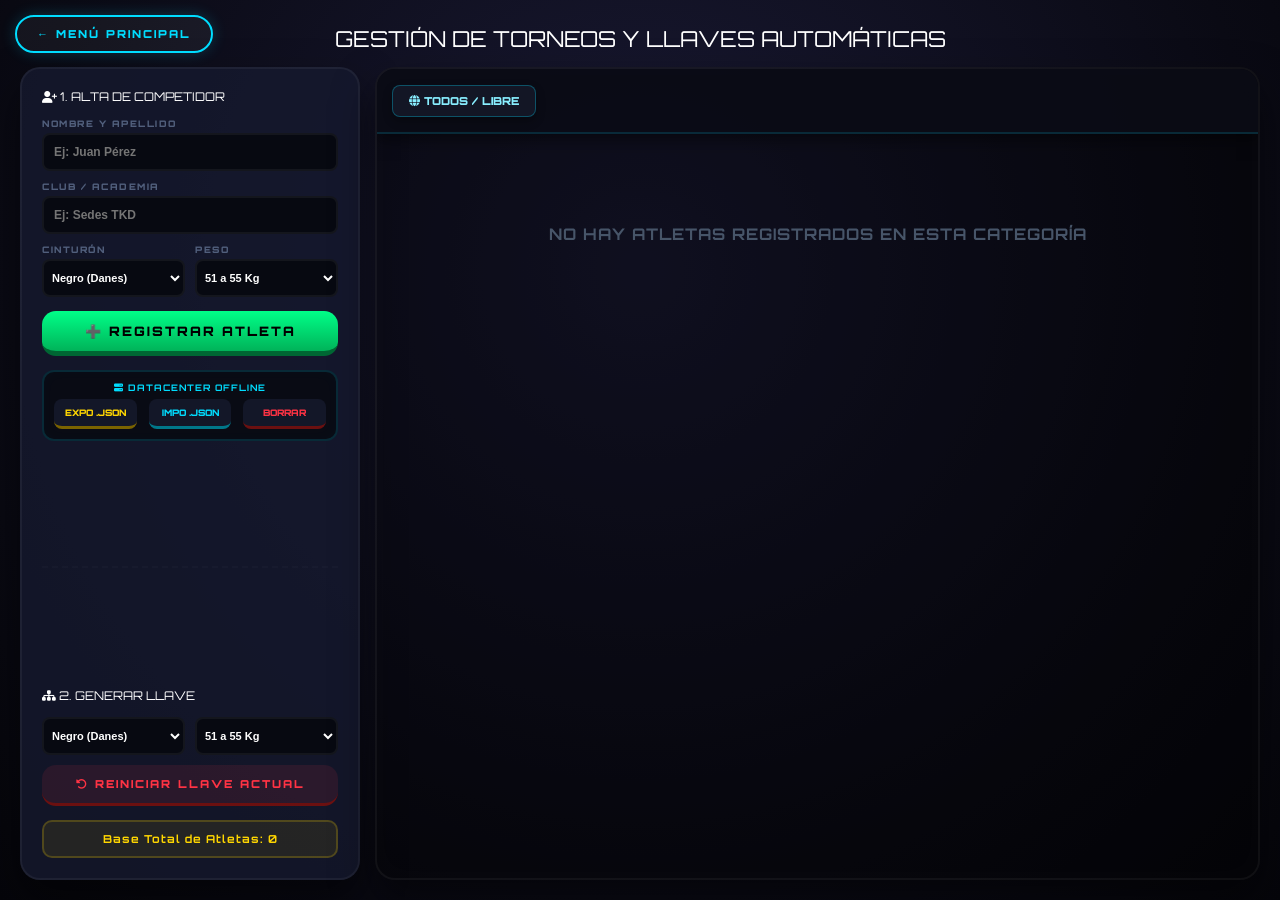
<file: torneo.html>
<!DOCTYPE html>
<html lang="es">
<head>
    <meta charset="UTF-8">
    <meta name="viewport" content="width=device-width, initial-scale=1.0">
    <title>SMTKD - BracketMaster Pro</title>
    <link href="https://fonts.googleapis.com/css2?family=Orbitron:wght@700;900&family=Teko:wght@700&display=swap" rel="stylesheet">
    <link rel="stylesheet" href="https://cdnjs.cloudflare.com/ajax/libs/font-awesome/6.5.1/css/all.min.css">
    <link rel="stylesheet" href="css/componentes.css">
    <link rel="stylesheet" href="css/torneo.css">
    <style>
        /* =======================================================
        FIX DE RESPONSIVIDAD Y OPTIMIZACIÓN DE ESPACIOS HUD
        ======================================================= */
        body.body-torneo {
            height: 100vh !important;
            overflow: hidden !important;
            display: flex !important;
            flex-direction: column !important;
            padding: 10px 20px 20px 20px !important;
            box-sizing: border-box;
        }

        .btn-volver {
            position: fixed !important;
            top: 15px !important;
            left: 15px !important;
            z-index: 1000 !important;
        }

        .setup-header-title {
            margin-top: 15px !important; 
            margin-bottom: 15px !important;
            font-size: 22px !important;
        }

        .setup-container-main {
            flex: 1; 
            width: 100% !important;
            max-width: 1350px !important;
            margin: 0 auto !important;
            display: grid !important;
            grid-template-columns: 340px 1fr !important; /* Ampliado a 340px para evitar que se corte el texto de los selectores */
            gap: 15px !important;
            height: calc(100vh - 80px) !important; 
        }

        .setup-card.bracket-area {
            height: 100% !important;
            padding: 0 !important; 
            overflow: hidden !important;
            display: flex;
            flex-direction: column;
            background: rgba(0,0,0,0.4);
        }
        .torneo-bracket-container {
            flex: 1;
            height: 100%;
            overflow-x: auto;
            overflow-y: auto; 
            padding: 20px;
        }

        /* BARRA SUPERIOR DE CATEGORÍAS ACTIVAS */
        .categorias-activas-container {
            display: flex;
            gap: 10px;
            padding: 15px;
            background: rgba(10, 12, 22, 0.9);
            border-bottom: 2px solid rgba(0, 221, 255, 0.15);
            overflow-x: auto;
            white-space: nowrap;
            min-height: 65px;
            align-items: center;
            box-shadow: 0 5px 15px rgba(0,0,0,0.5);
            z-index: 10;
        }
        .categorias-activas-container::-webkit-scrollbar { height: 6px; }
        .categorias-activas-container::-webkit-scrollbar-thumb { background: rgba(0,221,255,0.3); border-radius: 3px; }
        
        .btn-cat-activa {
            background: #131625;
            border: 1px solid rgba(0, 221, 255, 0.3);
            color: #88eeff;
            font-family: 'Orbitron', sans-serif;
            font-size: 11px;
            font-weight: 900;
            padding: 8px 16px;
            border-radius: 8px;
            cursor: pointer;
            transition: all 0.2s ease;
            text-transform: uppercase;
            box-shadow: 0 4px 10px rgba(0,0,0,0.3);
            flex-shrink: 0;
        }
        .btn-cat-activa:hover {
            background: #1a223a;
            border-color: #00ddff;
            box-shadow: 0 0 15px rgba(0, 221, 255, 0.3);
            transform: translateY(-2px);
        }
        .btn-cat-activa.activa {
            background: linear-gradient(180deg, #00ddff 0%, #0088aa 100%);
            color: #000;
            border-color: #00ddff;
            box-shadow: 0 0 20px rgba(0, 221, 255, 0.5);
        }

        /* DISTRIBUCIÓN ANTIFRACCIÓN DEL CONTROL PANEL */
        .panel-registro-esports {
            height: 100% !important;
            padding: 20px !important;
            display: flex !important;
            flex-direction: column !important;
            justify-content: space-between !important; /* Separa los bloques limpios arriba/abajo eliminando huecos sueltos */
            overflow: hidden !important; 
        }

        .grupo-panel-cyber {
            display: flex;
            flex-direction: column;
            gap: 10px; /* Mantiene etiquetas, inputs y botones perfectamente cohesionados */
            width: 100%;
        }

        .input-group { margin-bottom: 0 !important; }
        .input-label-cyber { font-size: 9px !important; margin-bottom: 4px !important; }
        
        .setup-input-cyber, .setup-select-cyber { 
            padding: 8px 10px !important; 
            font-size: 12px !important; 
            height: 38px !important; 
        }

        /* Ajuste nítido para que el texto de las listas quepa sin recortarse horizontalmente */
        .setup-select-cyber {
            padding: 8px 4px !important;
            font-size: 11px !important;
        }
        
        .btn-registro-esports { 
            padding: 12px !important; 
            font-size: 13px !important; 
            margin-top: 4px; 
        }
        .terminal-sync { padding: 10px !important; margin: 4px 0 !important; }
        .terminal-title { margin-bottom: 6px !important; font-size: 9px !important; }
        .btn-term { padding: 8px 5px !important; font-size: 9px !important; }
        .cyber-divider { margin: 6px 0 !important; opacity: 0.4; }
        .registro-header { margin-bottom: 4px !important; font-size: 12px !important; }
        .contador-atletas { padding: 10px !important; margin-top: 4px !important; font-size: 11px !important; text-align: center; width: 100%; }
    </style>
</head>
<body class="body-torneo">

    <button class="btn-volver" onclick="window.location.href='index.html'">← Menú Principal</button>
    <div class="setup-header-title">GESTIÓN DE TORNEOS Y LLAVES AUTOMÁTICAS</div>

    <div class="setup-container-main">
        
        <div class="setup-card panel-registro-esports">
            
            <div class="grupo-panel-cyber">
                <div class="registro-header text-neon-green"><i class="fa-solid fa-user-plus"></i> 1. ALTA DE COMPETIDOR</div>
                <div class="input-group"><div class="input-label-cyber">NOMBRE Y APELLIDO</div><input type="text" id="torn-nombre" class="setup-input-cyber input-focus-green" placeholder="Ej: Juan Pérez"></div>
                <div class="input-group"><div class="input-label-cyber">CLUB / ACADEMIA</div><input type="text" id="torn-club" class="setup-input-cyber input-focus-green" placeholder="Ej: Sedes TKD"></div>
                
                <div class="cyber-form-grid" style="display: grid; grid-template-columns: 1fr 1fr; gap: 10px;">
                    <div class="input-group">
                        <div class="input-label-cyber">CINTURÓN</div>
                        <select id="torn-cinturon" class="setup-select-cyber input-focus-green">
                            <option value="Blanco (10° Gup)">Blanco (10° Gup)</option>
                            <option value="Amarillo (9°-7° Gup)">Amarillo (9°-7° Gup)</option>
                            <option value="Verde (6°-4° Gup)">Verde (6°-4° Gup)</option>
                            <option value="Rojo (3°-1° Gup)">Rojo (3°-1° Gup)</option>
                            <option value="Negro (Danes)" selected>Negro (Danes)</option>
                        </select>
                    </div>
                    <div class="input-group">
                        <div class="input-label-cyber">PESO</div>
                        <select id="torn-peso" class="setup-select-cyber input-focus-green">
                            <optgroup label="INFANTIL (Masc y Fem)">
                                <option value="INFANTIL Hasta 25 Kg">Hasta 25 Kg</option>
                                <option value="INFANTIL Hasta 35 Kg">Hasta 35 Kg</option>
                                <option value="INFANTIL Hasta 45 Kg">Hasta 45 Kg</option>
                                <option value="INFANTIL Hasta 55 Kg">Hasta 55 Kg</option>
                                <option value="INFANTIL Más de 55 Kg">Más de 55 Kg</option>
                            </optgroup>
                            <optgroup label="CADETE Masculino">
                                <option value="CADETE M -33 Kg">Menos de 33 Kg</option>
                                <option value="CADETE M 33-37 Kg">33 a 37 Kg</option>
                                <option value="CADETE M 37-41 Kg">37 a 41 Kg</option>
                                <option value="CADETE M 41-45 Kg">41 a 45 Kg</option>
                                <option value="CADETE M 45-49 Kg">45 a 49 Kg</option>
                                <option value="CADETE M 49-53 Kg">49 a 53 Kg</option>
                                <option value="CADETE M 53-57 Kg">53 a 57 Kg</option>
                                <option value="CADETE M 57-61 Kg">57 a 61 Kg</option>
                                <option value="CADETE M 61-65 Kg">61 a 65 Kg</option>
                                <option value="CADETE M +65 Kg">Más de 65 Kg</option>
                            </optgroup>
                            <optgroup label="CADETE Femenino">
                                <option value="CADETE F -29 Kg">Menos de 29 Kg</option>
                                <option value="CADETE F 29-33 Kg">29 a 33 Kg</option>
                                <option value="CADETE F 33-37 Kg">33 a 37 Kg</option>
                                <option value="CADETE F 37-41 Kg">37 a 41 Kg</option>
                                <option value="CADETE F 41-44 Kg">41 a 44 Kg</option>
                                <option value="CADETE F 44-47 Kg">44 a 47 Kg</option>
                                <option value="CADETE F 47-51 Kg">47 a 51 Kg</option>
                                <option value="CADETE F 51-55 Kg">51 a 55 Kg</option>
                                <option value="CADETE F 55-59 Kg">55 a 59 Kg</option>
                                <option value="CADETE F +59 Kg">Más de 59 Kg</option>
                            </optgroup>
                            <optgroup label="JUVENIL Masculino">
                                <option value="JUVENIL M -45 Kg">Menos de 45 Kg</option>
                                <option value="JUVENIL M 45-48 Kg">45 a 48 Kg</option>
                                <option value="JUVENIL M 48-51 Kg">48 a 51 Kg</option>
                                <option value="JUVENIL M 51-55 Kg" selected>51 a 55 Kg</option>
                                <option value="JUVENIL M 55-59 Kg">55 a 59 Kg</option>
                                <option value="JUVENIL M 59-63 Kg">59 a 63 Kg</option>
                                <option value="JUVENIL M 63-68 Kg">63 a 68 Kg</option>
                                <option value="JUVENIL M 68-73 Kg">68 a 73 Kg</option>
                                <option value="JUVENIL M 73-78 Kg">73 a 78 Kg</option>
                                <option value="JUVENIL M +78 Kg">Más de 78 Kg</option>
                            </optgroup>
                            <optgroup label="JUVENIL Femenino">
                                <option value="JUVENIL F -42 Kg">Menos de 42 Kg</option>
                                <option value="JUVENIL F 42-44 Kg">42 a 44 Kg</option>
                                <option value="JUVENIL F 44-46 Kg">44 a 46 Kg</option>
                                <option value="JUVENIL F 46-49 Kg">46 a 49 Kg</option>
                                <option value="JUVENIL F 49-52 Kg">49 a 52 Kg</option>
                                <option value="JUVENIL F 52-55 Kg">52 a 55 Kg</option>
                                <option value="JUVENIL F 55-59 Kg">55 a 59 Kg</option>
                                <option value="JUVENIL F 59-63 Kg">59 a 63 Kg</option>
                                <option value="JUVENIL F 63-68 Kg">63 a 68 Kg</option>
                                <option value="JUVENIL F +68 Kg">Más de 68 Kg</option>
                            </optgroup>
                            <optgroup label="ADULTOS Masculino">
                                <option value="ADULTO M -54 Kg">Menos de 54 Kg</option>
                                <option value="ADULTO M -58 Kg">Hasta 58 Kg</option>
                                <option value="ADULTO M -63 Kg">Hasta 63 Kg</option>
                                <option value="ADULTO M -68 Kg">Hasta 68 Kg</option>
                                <option value="ADULTO M -74 Kg">Hasta 74 Kg</option>
                                <option value="ADULTO M -80 Kg">Hasta 80 Kg</option>
                                <option value="ADULTO M -87 Kg">Hasta 87 Kg</option>
                                <option value="ADULTO M +87 Kg">Más de 87 Kg</option>
                            </optgroup>
                            <optgroup label="ADULTOS Femenino">
                                <option value="ADULTO F -46 Kg">Menos de 46 Kg</option>
                                <option value="ADULTO F -49 Kg">Hasta 49 Kg</option>
                                <option value="ADULTO F -53 Kg">Hasta 53 Kg</option>
                                <option value="ADULTO F -57 Kg">Hasta 57 Kg</option>
                                <option value="ADULTO F -62 Kg">Hasta 62 Kg</option>
                                <option value="ADULTO F -67 Kg">Hasta 67 Kg</option>
                                <option value="ADULTO F -73 Kg">Hasta 73 Kg</option>
                                <option value="ADULTO F +73 Kg">Más de 73 Kg</option>
                            </optgroup>
                        </select>
                    </div>
                </div>
                
                <button class="btn-registro-esports" onclick="guardarAtletaNuevo()">➕ REGISTRAR ATLETA</button>
                
                <div class="terminal-sync">
                    <div class="terminal-title"><i class="fa-solid fa-server"></i> DATACENTER OFFLINE</div>
                    <div class="terminal-actions">
                        <button class="btn-term btn-term-export" onclick="exportarBaseAtletas()">EXPO .JSON</button>
                        <label class="btn-term btn-term-import">IMPO .JSON<input type="file" accept=".json" onchange="importarBaseAtletas(event)" style="display: none;"></label>
                        <button class="btn-term" style="color: #ff3344; border-bottom: 3px solid #6b1010;" onclick="borrarBaseCompleta()">BORRAR</button>
                    </div>
                </div>
            </div>

            <hr class="cyber-divider">
            
            <div class="grupo-panel-cyber">
                <div class="registro-header text-neon-gold"><i class="fa-solid fa-sitemap"></i> 2. GENERAR LLAVE</div>
                <div class="cyber-form-grid" style="display: grid; grid-template-columns: 1fr 1fr; gap: 10px;">
                    <div class="input-group">
                        <select id="filtro-cinturon" class="setup-select-cyber input-focus-gold" onchange="renderizarLlaveAutomatica()">
                            <option value="TODOS">TODOS / LIBRE</option>
                            <option value="Blanco (10° Gup)">Blanco (10° Gup)</option>
                            <option value="Amarillo (9°-7° Gup)">Amarillo (9°-7° Gup)</option>
                            <option value="Verde (6°-4° Gup)">Verde (6°-4° Gup)</option>
                            <option value="Rojo (3°-1° Gup)">Rojo (3°-1° Gup)</option>
                            <option value="Negro (Danes)" selected>Negro (Danes)</option>
                        </select>
                    </div>
                    <div class="input-group">
                        <select id="filtro-peso" class="setup-select-cyber input-focus-gold" onchange="renderizarLlaveAutomatica()">
                            <option value="TODOS">TODOS / LIBRE</option>
                            <optgroup label="INFANTIL">
                                <option value="INFANTIL Hasta 25 Kg">Hasta 25 Kg</option>
                                <option value="INFANTIL Hasta 35 Kg">Hasta 35 Kg</option>
                                <option value="INFANTIL Hasta 45 Kg">Hasta 45 Kg</option>
                                <option value="INFANTIL Hasta 55 Kg">Hasta 55 Kg</option>
                                <option value="INFANTIL Más de 55 Kg">Más de 55 Kg</option>
                            </optgroup>
                            <optgroup label="CADETE Masculino">
                                <option value="CADETE M -33 Kg">Menos de 33 Kg</option>
                                <option value="CADETE M 33-37 Kg">33 a 37 Kg</option>
                                <option value="CADETE M 37-41 Kg">37 a 41 Kg</option>
                                <option value="CADETE M 41-45 Kg">41 a 45 Kg</option>
                                <option value="CADETE M 45-49 Kg">45 a 49 Kg</option>
                                <option value="CADETE M 49-53 Kg">49 a 53 Kg</option>
                                <option value="CADETE M 53-57 Kg">53 a 57 Kg</option>
                                <option value="CADETE M 57-61 Kg">57 a 61 Kg</option>
                                <option value="CADETE M 61-65 Kg">61 a 65 Kg</option>
                                <option value="CADETE M +65 Kg">Más de 65 Kg</option>
                            </optgroup>
                            <optgroup label="CADETE Femenino">
                                <option value="CADETE F -29 Kg">Menos de 29 Kg</option>
                                <option value="CADETE F 29-33 Kg">29 a 33 Kg</option>
                                <option value="CADETE F 33-37 Kg">33 a 37 Kg</option>
                                <option value="CADETE F 37-41 Kg">37 a 41 Kg</option>
                                <option value="CADETE F 41-44 Kg">41 a 44 Kg</option>
                                <option value="CADETE F 44-47 Kg">44 a 47 Kg</option>
                                <option value="CADETE F 47-51 Kg">47 a 51 Kg</option>
                                <option value="CADETE F 51-55 Kg">51 a 55 Kg</option>
                                <option value="CADETE F 55-59 Kg">55 a 59 Kg</option>
                                <option value="CADETE F +59 Kg">Más de 59 Kg</option>
                            </optgroup>
                            <optgroup label="JUVENIL Masculino">
                                <option value="JUVENIL M -45 Kg">Menos de 45 Kg</option>
                                <option value="JUVENIL M 45-48 Kg">45 a 48 Kg</option>
                                <option value="JUVENIL M 48-51 Kg">48 a 51 Kg</option>
                                <option value="JUVENIL M 51-55 Kg" selected>51 a 55 Kg</option>
                                <option value="JUVENIL M 55-59 Kg">55 a 59 Kg</option>
                                <option value="JUVENIL M 59-63 Kg">59 a 63 Kg</option>
                                <option value="JUVENIL M 63-68 Kg">63 a 68 Kg</option>
                                <option value="JUVENIL M 68-73 Kg">68 a 73 Kg</option>
                                <option value="JUVENIL M 73-78 Kg">73 a 78 Kg</option>
                                <option value="JUVENIL M +78 Kg">Más de 78 Kg</option>
                            </optgroup>
                            <optgroup label="JUVENIL Femenino">
                                <option value="JUVENIL F -42 Kg">Menos de 42 Kg</option>
                                <option value="JUVENIL F 42-44 Kg">42 a 44 Kg</option>
                                <option value="JUVENIL F 44-46 Kg">44 a 46 Kg</option>
                                <option value="JUVENIL F 46-49 Kg">46 a 49 Kg</option>
                                <option value="JUVENIL F 49-52 Kg">49 a 52 Kg</option>
                                <option value="JUVENIL F 52-55 Kg">52 a 55 Kg</option>
                                <option value="JUVENIL F 55-59 Kg">55 a 59 Kg</option>
                                <option value="JUVENIL F 59-63 Kg">59 a 63 Kg</option>
                                <option value="JUVENIL F 63-68 Kg">63 a 68 Kg</option>
                                <option value="JUVENIL F +68 Kg">Más de 68 Kg</option>
                            </optgroup>
                            <optgroup label="ADULTOS Masculino">
                                <option value="ADULTO M -54 Kg">Menos de 54 Kg</option>
                                <option value="ADULTO M -58 Kg">Hasta 58 Kg</option>
                                <option value="ADULTO M -63 Kg">Hasta 63 Kg</option>
                                <option value="ADULTO M -68 Kg">Hasta 68 Kg</option>
                                <option value="ADULTO M -74 Kg">Hasta 74 Kg</option>
                                <option value="ADULTO M -80 Kg">Hasta 80 Kg</option>
                                <option value="ADULTO M -87 Kg">Hasta 87 Kg</option>
                                <option value="ADULTO M +87 Kg">Más de 87 Kg</option>
                            </optgroup>
                            <optgroup label="ADULTOS Femenino">
                                <option value="ADULTO F -46 Kg">Menos de 46 Kg</option>
                                <option value="ADULTO F -49 Kg">Hasta 49 Kg</option>
                                <option value="ADULTO F -53 Kg">Hasta 53 Kg</option>
                                <option value="ADULTO F -57 Kg">Hasta 57 Kg</option>
                                <option value="ADULTO F -62 Kg">Hasta 62 Kg</option>
                                <option value="ADULTO F -67 Kg">Hasta 67 Kg</option>
                                <option value="ADULTO F -73 Kg">Hasta 73 Kg</option>
                                <option value="ADULTO F +73 Kg">Más de 73 Kg</option>
                            </optgroup>
                        </select>
                    </div>
                </div>
                
                <button class="btn-secundario" style="flex: none; width: 100%; padding: 12px; font-size: 11px; background: rgba(255, 51, 68, 0.1); border-color: #ff3344; color: #ff3344; border-bottom: 3px solid #6b1010;" onclick="resetearLlaveActual()">
                    <i class="fa-solid fa-rotate-left"></i> REINICIAR LLAVE ACTUAL
                </button>
                <div class="contador-atletas" id="total-inscriptos-lbl">Atletas: 0</div>
            </div>
        </div>

        <div class="setup-card bracket-area">
            <div id="categorias-activas-bar" class="categorias-activas-container"></div>
            
            <div class="torneo-bracket-container" id="bracket-render-box"></div>
        </div>
    </div>

    <div class="modal-overlay" id="modal-confirm-delete-match">
        <div class="modal-box" style="max-width: 450px; text-align: center;">
            <div class="modal-titulo" style="color: #ff3344;"><i class="fa-solid fa-triangle-exclamation"></i> REMOVER COMPETIDORES</div>
            <p style="margin: 20px 0; color: #a0aec0; font-size: 13px; line-height: 1.6;">¿Estás seguro de que querés dar de baja a estos atletas del bracket? Se eliminarán de la ronda base actual de esta llave.</p>
            <div style="display: flex; gap: 15px; justify-content: center;">
                <button class="btn-secundario" onclick="cerrarModalBorrarMatch()" style="padding: 12px 25px;">ABORTAR</button>
                <button class="btn-iniciar-gigante" style="background: #ff3344; border-color: #990011; color: white; padding: 12px 25px; font-size: 14px;" onclick="ejecutarBorradoMatch()">ELIMINAR</button>
            </div>
        </div>
    </div>

    <div class="modal-overlay" id="modal-confirm-delete">
        <div class="modal-box" style="max-width: 450px; text-align: center;">
            <div class="modal-titulo" style="color: #ff3344;"><i class="fa-solid fa-skull-crossbones"></i> PURGA ABSOLUTA</div>
            <p style="margin: 20px 0; color: #a0aec0; font-size: 13px; line-height: 1.6;">Esta acción borrará irreversiblemente el LocalStorage, eliminando todos los atletas inscriptos y los resultados guardados.</p>
            <div style="display: flex; gap: 15px; justify-content: center;">
                <button class="btn-secundario" onclick="cerrarModalBorrado()" style="padding: 12px 25px;">CANCELAR</button>
                <button class="btn-iniciar-gigante" style="background: #ff3344; border-color: #990011; color: white; padding: 12px 25px; font-size: 14px;" onclick="ejecutarBorradoBase()">RESET ABSOLUTO</button>
            </div>
        </div>
    </div>

    <div class="modal-overlay" id="modal-edit-match">
        <div class="modal-box" style="max-width: 500px;">
            <div class="modal-titulo">📝 CORRECCIÓN MANUAL DE COMBATE</div>
            <div style="margin: 20px 0; display: flex; flex-direction: column; gap: 12px;">
                <input type="hidden" id="edit-id-rojo">
                <div class="input-group">
                    <div class="input-label-cyber" style="color:#ff3344;">COMPETIDOR HONG (ROJO)</div>
                    <input type="text" id="edit-nombre-rojo" class="setup-input-cyber">
                </div>
                <div class="input-group" style="margin-bottom: 15px;">
                    <div class="input-label-cyber" style="color:#ff3344;">CLUB HONG</div>
                    <input type="text" id="edit-club-rojo" class="setup-input-cyber">
                </div>
                <hr style="border: none; border-top: 1px dashed rgba(255,255,255,0.1);">
                <input type="hidden" id="edit-id-azul">
                <div class="input-group">
                    <div class="input-label-cyber" style="color:#00ddff;">COMPETIDOR CHONG (AZUL)</div>
                    <input type="text" id="edit-nombre-azul" class="setup-input-cyber">
                </div>
                <div class="input-group">
                    <div class="input-label-cyber" style="color:#00ddff;">CLUB CHONG</div>
                    <input type="text" id="edit-club-azul" class="setup-input-cyber">
                </div>
            </div>
            <div style="display: flex; gap: 10px; margin-top: 20px;">
                <button class="btn-secundario" onclick="cerrarModalEdicion()">CANCELAR</button>
                <button class="btn-iniciar-gigante" onclick="guardarEdicionMatch()" style="font-size:14px; padding:10px;">GUARDAR CAMBIOS</button>
            </div>
        </div>
    </div>

    <script src="js/torneo_setup.js"></script>
</body>
</html>
</file>
<file: css/componentes.css>
/* ========================================================
   ESTILO CONSOLA DE VIDEOJUEGOS - SMTKD BRAND DEFINITIVE
   ======================================================== */

/* Fuentes, Resets y Colores Base Gamer */
* { box-sizing: border-box; margin: 0; padding: 0; font-family: 'Orbitron', sans-serif; user-select: none; }

body { 
    color: white; 
    min-height: 100vh; 
    overflow-x: hidden; 
    position: relative; 
    /* Fondo inmersivo: Gradiente de estadio nocturno de alta fidelidad */
    background: radial-gradient(circle at 50% 30%, #1a1a35 0%, #0a0a14 70%, #05050a 100%);
}

/* Botón Volver con estética de interfaz de juego (HUD) */
.btn-volver { 
    position: absolute; 
    top: 20px; 
    left: 20px; 
    background: rgba(255, 255, 255, 0.05); 
    color: #00ddff; 
    border: 2px solid #00ddff; 
    padding: 10px 20px; 
    border-radius: 30px; 
    cursor: pointer; 
    z-index: 100; 
    font-size: 11px; 
    font-weight: 900; 
    letter-spacing: 2px;
    text-transform: uppercase; 
    box-shadow: 0 0 15px rgba(0, 221, 255, 0.2);
    transition: all 0.2s ease;
}
.btn-volver:hover { 
    background: #00ddff; 
    color: #000; 
    box-shadow: 0 0 25px #00ddff; 
    transform: scale(1.05);
}

/* ========================================================
   1. MENÚ DE BIENVENIDA (SELECCIÓN DE MODO 3D)
   ======================================================== */
.body-menu { display: flex; justify-content: center; align-items: center; height: 100vh; position: relative; }

/* Rejilla de fondo estilo Tron / Arena Virtual */
.menu-grid-overlay { 
    position: fixed; 
    top: 0; 
    left: 0; 
    width: 100vw; 
    height: 100vh; 
    background-image: 
        linear-gradient(rgba(0, 221, 255, 0.02) 1px, transparent 1px), 
        linear-gradient(90deg, rgba(0, 221, 255, 0.02) 1px, transparent 1px); 
    background-size: 40px 40px; 
    z-index: -1; 
    pointer-events: none; 
}

.menu-container-central { display: flex; flex-direction: column; align-items: center; width: 100%; max-width: 1000px; z-index: 10; position: relative; }
.menu-logo { font-size: 4rem; font-weight: 900; letter-spacing: 8px; color: #fff; text-align: center; font-style: italic; }
.menu-tagline { font-size: 11px; color: #667085; letter-spacing: 4px; margin-bottom: 60px; text-align: center; font-weight: bold; }
.glow-text { color: #ffd600; text-shadow: 0 0 25px rgba(255, 214, 0, 0.6), 0 0 50px rgba(255, 214, 0, 0.3); }

.menu-opciones { display: flex; gap: 50px; justify-content: center; width: 100%; perspective: 2000px; }

/* Tarjetas de Selección Vidrio Esmerilado Premium */
.tarjeta-pro { 
    background: rgba(20, 24, 43, 0.6); 
    border: 2px solid rgba(255, 255, 255, 0.1); 
    border-radius: 24px; 
    width: 340px; 
    cursor: pointer; 
    position: relative;
    transform-style: preserve-3d;
    box-shadow: 0 20px 50px rgba(0,0,0,0.6), inset 0 0 30px rgba(255,255,255,0.02);
    transition: all 0.5s cubic-bezier(0.2, 0.8, 0.2, 1); 
}

.tarjeta-content { background: transparent; padding: 40px 25px; display: flex; flex-direction: column; align-items: center; text-align: center; gap: 20px; transform: translateZ(30px); transform-style: preserve-3d;}

/* Emblema Metálico de Batalla */
.tarjeta-icon { 
    font-size: 48px; 
    width: 90px; 
    height: 90px; 
    display: flex; 
    align-items: center; 
    justify-content: center; 
    border-radius: 24px; 
    background: linear-gradient(135deg, #1e2238 0%, #0d0f1d 100%);
    border: 2px solid rgba(255, 255, 255, 0.08); 
    box-shadow: inset 0 0 20px rgba(255, 255, 255, 0.05), 0 10px 20px rgba(0,0,0,0.4);
    transform: translateZ(20px); 
    transition: all 0.4s cubic-bezier(0.175, 0.885, 0.32, 1.275); 
}
.tarjeta-icon i { background: linear-gradient(180deg, #fff 20%, currentcolor 100%); -webkit-background-clip: text; -webkit-text-fill-color: transparent; display: block; }

.tarjeta-info h3 { font-size: 24px; color: #fff; letter-spacing: 1px; margin-bottom: 5px; }
.tarjeta-info p { font-size: 11px; color: #64748b; font-weight: 900; letter-spacing: 1px; font-family: 'Arial'; }
.btn-acceder { display: inline-block; margin-top: 10px; font-size: 11px; font-weight: 900; letter-spacing: 2px; text-transform: uppercase; border-bottom: 2px solid transparent; padding-bottom: 2px;}

.kyorugi .tarjeta-icon, .kyorugi .btn-acceder { color: #ffd600; }
.torneo .tarjeta-icon, .torneo .btn-acceder { color: #00e676; }

/* Efecto Selección Consola (Hover) */
.kyorugi:hover { 
    transform: translateY(-20px) rotateX(12deg) rotateY(-10deg) scale(1.04);
    border-color: #ffd600; 
    box-shadow: 0 40px 60px rgba(0,0,0,0.8), 0 0 40px rgba(255, 214, 0, 0.25); 
}
.torneo:hover { 
    transform: translateY(-20px) rotateX(12deg) rotateY(10deg) scale(1.04);
    border-color: #00e676; 
    box-shadow: 0 40px 60px rgba(0,0,0,0.8), 0 0 40px rgba(0, 230, 118, 0.25); 
}
.tarjeta-pro:hover .tarjeta-icon { transform: translateZ(90px) rotate(-12deg) scale(1.2); border-color: currentcolor; box-shadow: 0 15px 30px rgba(0,0,0,0.5), 0 0 25px currentcolor; }
.tarjeta-pro:hover .tarjeta-icon i { filter: drop-shadow(0 0 12px currentcolor); }
.tarjeta-pro:hover .btn-acceder { border-color: currentcolor; }


/* ========================================================
   2. INTERFAZ DE PARÁMETROS (SETUP GLASS)
   ======================================================== */
.setup-page-layout, .body-torneo { padding: 100px 40px 40px; display: flex; flex-direction: column; align-items: center; }
.setup-container-main { width: 100%; max-width: 1100px; display: flex; flex-direction: column; gap: 25px; }

/* Contenedores con Efecto Cristal de Juego */
.setup-card { 
    background: rgba(22, 26, 47, 0.65); 
    border: 2px solid rgba(255, 255, 255, 0.05); 
    border-radius: 20px; 
    padding: 30px; 
    box-shadow: 0 20px 40px rgba(0,0,0,0.5), inset 0 0 30px rgba(255,255,255,0.01);
}
.setup-card-esports { border: 2px solid rgba(255, 214, 0, 0.15) !important; background: rgba(30, 25, 45, 0.65); }
.setup-card-title { color: #fff; font-size: 13px; font-weight: 900; letter-spacing: 3px; margin-bottom: 25px; border-bottom: 2px solid rgba(255,255,255,0.05); padding-bottom: 12px; text-transform: uppercase; }

/* Selección de Personajes (Versus Layout) */
.atletas-grid-esports { display: grid; grid-template-columns: 1fr 80px 1fr; gap: 10px; align-items: center; }
.atleta-box-cyber { background: rgba(10, 12, 22, 0.7); border-radius: 16px; padding: 25px; position: relative; border: 1px solid rgba(255,255,255,0.03); }
.rojo-cyber { border-left: 6px solid #ff3344; box-shadow: inset 15px 0 30px rgba(255,51,68,0.03); } 
.azul-cyber { border-left: 6px solid #00ddff; box-shadow: inset 15px 0 30px rgba(0,221,255,0.03); }

.cyber-badge-bando { position: absolute; top: -12px; left: 20px; font-size: 11px; font-weight: 900; padding: 4px 18px; border-radius: 6px; letter-spacing: 1px; box-shadow: 0 4px 10px rgba(0,0,0,0.3); }
.rojo-cyber .cyber-badge-bando { background: #ff3344; text-shadow: 0 1px 3px rgba(0,0,0,0.4); } 
.azul-cyber .cyber-badge-bando { background: #00ddff; color:#000; }

.input-label-cyber { font-size: 10px; color: #515f7c; margin-bottom: 6px; letter-spacing: 1.5px; font-weight: 900; }
.setup-input-cyber, .setup-select-cyber { width: 100%; background: #070911; border: 2px solid rgba(255,255,255,0.05); color: #fff; padding: 12px; border-radius: 8px; font-weight: bold; outline: none; transition: 0.2s; font-family: 'Arial', sans-serif;}
.setup-input-cyber:focus, .setup-select-cyber:focus { border-color: #00ddff; background: #000; box-shadow: 0 0 12px rgba(0,221,255,0.2); }

.cyber-vs-divider { display: flex; flex-direction: column; align-items: center; justify-content: center; position: relative; height: 100%; }
.vs-text { font-size: 28px; font-weight: 900; color: #ffd600; font-style: italic; text-shadow: 0 0 15px rgba(255,214,0,0.5); z-index: 5; }
.vs-line { position: absolute; width: 2px; height: 100%; background: linear-gradient(transparent, rgba(255,255,255,0.1), transparent); }

.cyber-input-gala { background: #070911 !important; border: 2px dashed rgba(255, 214, 0, 0.3) !important; color: #ffd600 !important; font-size: 15px; letter-spacing: 1px; }

/* Reglas Panel */
.reglas-grid { display: grid; grid-template-columns: repeat(3, 1fr); gap: 20px; }
.regla-item { background: rgba(7, 9, 17, 0.5); border: 2px solid rgba(255,255,255,0.03); padding: 20px; border-radius: 12px; }
.input-label { font-size: 11px; color: #64748b; font-weight: 900; margin-bottom: 10px; letter-spacing: 1.5px; text-transform: uppercase; }
.tiempo-inputs { display: flex; align-items: center; gap: 8px; background: #000; padding: 8px 12px; border-radius: 8px; border: 1px solid rgba(255,255,255,0.05); }
.num-mini { width: 50px; text-align: center; background: transparent; border: none; border-bottom: 2px solid #334155; color: #ffd600; font-size: 20px; font-weight: bold; outline: none; }
.num-mini:focus { border-color: #ffd600; }

/* ========================================================
   3. BOTONES CHUNKY DE CONSOLA (EFECTO MECÁNICO 3D)
   ======================================================== */
.setup-actions { display: flex; justify-content: space-between; margin-top: 15px; gap: 20px; }

/* Estilo base Chunky */
.btn-secundario, .btn-iniciar-gigante, .btn-registro-esports {
    border: none;
    border-radius: 14px;
    font-family: 'Orbitron', sans-serif;
    font-weight: 900;
    text-transform: uppercase;
    letter-spacing: 2px;
    cursor: pointer;
    position: relative;
    transition: all 0.1s ease;
}

/* Botón Diagnóstico / Pantalla Secundaria */
.btn-secundario { 
    flex: 1; 
    background: #242942; 
    color: #fff; 
    padding: 18px;
    font-size: 11px;
    border-bottom: 5px solid #131625; /* Sombra sólida 3D */
}
.btn-secundario:audio, .btn-secundario:hover { background: #2f3554; }
.btn-secundario:active { 
    transform: translateY(4px); /* Baja físicamente */
    border-bottom-width: 1px; /* Pierde grosor de sombra */
}

/* Botón Principal FIGHT / INICIAR COMBATE (GIGANTE) */
.btn-iniciar-gigante { 
    flex: 2; 
    background: linear-gradient(180deg, #ffe600 0%, #ff9100 100%); 
    color: black; 
    padding: 18px 40px; 
    font-size: 18px; 
    font-style: italic;
    border-bottom: 6px solid #b36100;
    box-shadow: 0 10px 25px rgba(255, 145, 0, 0.25);
}
.btn-iniciar-gigante:hover { background: linear-gradient(180deg, #fff266 0%, #ffa214 100%); box-shadow: 0 10px 30px rgba(255, 145, 0, 0.4); }
.btn-iniciar-gigante:active { 
    transform: translateY(5px); 
    border-bottom-width: 1px; 
    box-shadow: 0 2px 10px rgba(255, 145, 0, 0.1);
}


/* ========================================================
   4. PANEL DE TORNEOS (ESTÉTRICA DE GESTIÓN ESPORTS)
   ======================================================== */
.panel-registro-esports { display: flex; flex-direction: column; gap: 20px; background: rgba(22, 26, 47, 0.8); padding: 25px; border-radius: 20px; border: 2px solid rgba(255,255,255,0.05); }

/* Botón Verde Confirmar Registro Chunky */
.btn-registro-esports { 
    background: linear-gradient(180deg, #00ff88 0%, #00b359 100%); 
    color: #000; 
    padding: 15px; 
    font-size: 13px; 
    border-bottom: 5px solid #006633;
    width: 100%; 
}
.btn-registro-esports:hover { background: linear-gradient(180deg, #33ffa3 0%, #00cc66 100%); }
.btn-registro-esports:active { transform: translateY(4px); border-bottom-width: 1px; }

/* Datacenter Modular */
.terminal-sync { background: #090b14; border: 2px solid rgba(0, 221, 255, 0.15); padding: 15px; border-radius: 12px; position: relative; box-shadow: inset 0 0 15px rgba(0,221,255,0.02); }
.terminal-title { font-size: 10px; color: #00ddff; margin-bottom: 12px; letter-spacing: 1px; font-weight: bold; text-align: center; }
.terminal-actions { display: flex; gap: 12px; }
.btn-term { flex: 1; text-align: center; font-size: 10px; font-weight: 900; padding: 10px; border-radius: 8px; background: #131728; cursor: pointer; transition: 0.2s; border: none; }
.btn-term-export { color: #ffd600; border-bottom: 3px solid #7a6300; }
.btn-term-export:active { transform: translateY(2px); border-bottom-width: 1px; }
.btn-term-import { color: #00ddff; border-bottom: 3px solid #00778a; }
.btn-term-import:active { transform: translateY(2px); border-bottom-width: 1px; }

.cyber-divider { border: none; border-top: 2px dashed rgba(255,255,255,0.05); margin: 5px 0; }
.contador-atletas { font-size: 12px; background: rgba(255,214,0,0.08); border: 2px solid rgba(255, 214, 0, 0.2); padding: 14px; text-align: center; border-radius: 10px; color:#ffd600; font-weight: bold; letter-spacing: 1px; }


/* ========================================================
   5. MODALES INTERNOS REGENERADOS
   ======================================================== */
.modal-overlay { position: fixed; top: 0; left: 0; width: 100%; height: 100%; background: rgba(3, 4, 9, 0.85); display: none; justify-content: center; align-items: center; z-index: 200; backdrop-filter: blur(12px); }
.modal-overlay.activa { display: flex; }
.modal-box { background: #121526; border: 2px solid rgba(255, 255, 255, 0.08); padding: 40px; border-radius: 24px; box-shadow: 0 40px 80px rgba(0,0,0,0.8); }
.modal-titulo { font-size: 24px; font-weight: 900; color: #ffd600; letter-spacing: 1px; font-style: italic; }

/* Switch de Opciones (Toggles Gamer) */
.toggle-container { display: flex; align-items: center; cursor: pointer; }
.toggle-checkbox { display: none; }
.toggle-switch { width: 46px; height: 24px; background: #090b14; border-radius: 12px; position: relative; transition: 0.3s; border: 2px solid #242942; }
.toggle-slider { width: 16px; height: 16px; background: #64748b; border-radius: 50%; position: absolute; top: 2px; left: 2px; transition: 0.3s; }
.toggle-checkbox:checked + .toggle-switch { background: rgba(0, 230, 118, 0.15); border-color: #00e676; }
.toggle-checkbox:checked + .toggle-switch .toggle-slider { left: 24px; background: #00e676; box-shadow: 0 0 10px #00e676; }

/* ========================================================
   DIAGNOSTICO JOYSTICKS MAPPING (PANTALLA DE TEST)
   ======================================================== */
#gamepad-status { font-family: 'Orbitron'; font-size: 11px; padding: 6px 15px; border-radius: 20px; font-weight: bold; }
.sin-mando { background: rgba(255,255,255,0.03); color: #555; border: 1px solid #222; }
.con-mando { background: rgba(0, 255, 0, 0.1); color: #00ff00; border: 1px solid rgba(0,255,0,0.3); }

.ps-header { display: flex; align-items: center; gap: 15px; margin-bottom: 20px; }
.ps-btn-volver { background: transparent; color: white; border: 2px solid white; border-radius: 50%; width: 35px; height: 35px; font-size: 16px; cursor: pointer; display: flex; align-items: center; justify-content: center; }
.ps-title { font-family: 'Orbitron'; font-size: 22px; color: white; text-transform: uppercase; }

.ps-diag-layout { display: flex; width: 100%; justify-content: center; padding: 20px;}
.ps-grid { display: grid; grid-template-columns: 1fr 1fr; gap: 30px; width: 100%; max-width: 900px; }

.ps-slot { position: relative; display: flex; padding: 25px; border: 1px solid rgba(255,255,255,0.05); background: rgba(10, 12, 22, 0.8); border-radius: 12px; box-shadow: 0 10px 30px rgba(0,0,0,0.5); }
.ps-number { font-size: 120px; font-weight: bold; color: rgba(255,255,255,0.03); position: absolute; left: 15px; top: -10px; font-family: 'Teko'; line-height: 1;}
.ps-info { width: 100%; z-index: 2; display: flex; flex-direction: column; align-items: center; }
.ps-status { font-size: 13px; color: #666; margin-bottom: 20px; font-family: 'Orbitron'; letter-spacing: 1px; }

.ps-slot.conectado { border-color: rgba(0,230,118,0.4); box-shadow: 0 0 20px rgba(0,230,118,0.1); }
.ps-slot.conectado .ps-status { color: #00e676; text-shadow: 0 0 10px rgba(0,230,118,0.5); }

.ps-controller-map { display: flex; align-items: center; gap: 15px; position: relative; }
.ps-triggers { display: flex; flex-direction: column; gap: 5px; }

.ps-dpad, .ps-shapes { display: grid; grid-template-columns: repeat(3, 28px); grid-template-rows: repeat(3, 28px); gap: 2px; }
.ps-up { grid-column: 2; grid-row: 1; } 
.ps-left { grid-column: 1; grid-row: 2; }
.ps-right { grid-column: 3; grid-row: 2; } 
.ps-down { grid-column: 2; grid-row: 3; }

.ps-analogs { display: flex; gap: 15px; margin-left: 10px; }

.ps-btn { display: flex; align-items: center; justify-content: center; color: #555; font-size: 12px; border: 2px solid #333; border-radius: 6px; background: #050508; width: 28px; height: 28px; transition: 0.1s; }
.ps-btn-top { width: 50px; height: 22px; font-size: 10px; border-radius: 4px; }
.ps-stick { width: 34px; height: 34px; border-radius: 50%; }

.ps-btn.prendido { color: #000 !important; border-color: #ffd600 !important; background: #ffd600 !important; box-shadow: 0 0 15px rgba(255,214,0,0.6); font-weight: bold; transform: scale(1.1); }
.ps-stick.prendido { background: rgba(255,214,0,0.4) !important; border-color: #ffd600 !important; box-shadow: 0 0 15px rgba(255,214,0,0.6); transform: scale(1.1); }

/* Panel de Torneo más compacto */
.panel-registro-esports {
    gap: 12px !important; /* Reducimos el espacio entre elementos */
    padding: 20px !important;
}

.input-group { margin-bottom: 8px !important; }

/* Hacemos que los selectores ocupen menos altura */
.setup-select-cyber, .setup-input-cyber {
    padding: 8px 10px !important;
    font-size: 12px !important;
}

/* Reducimos el tamaño de las fuentes un poco para que no sobrepase la altura */
.registro-header { font-size: 11px !important; margin-bottom: 5px !important; }


/* ========================================================
   SCROLLBARS CYBER (REEMPLAZO DE BARRAS POR DEFECTO)
   ======================================================== */

/* Para navegadores basados en WebKit (Chrome, Edge, Safari) */
::-webkit-scrollbar {
    width: 6px;  /* Ancho de la barra vertical */
    height: 8px; /* Alto de la barra horizontal */
}

::-webkit-scrollbar-track {
    background: rgba(10, 12, 22, 0.8); /* Fondo oscuro que se camufla */
    border-radius: 10px;
}

::-webkit-scrollbar-thumb {
    background: rgba(0, 221, 255, 0.2); /* Cian semi-transparente muy sutil */
    border-radius: 10px;
    border: 1px solid rgba(0, 221, 255, 0.1);
}

::-webkit-scrollbar-thumb:hover {
    background: rgba(0, 221, 255, 0.6); /* Se ilumina cuando le pasás el mouse */
    box-shadow: 0 0 10px rgba(0, 221, 255, 0.5);
}

/* Para Firefox */
* {
    scrollbar-width: thin;
    scrollbar-color: rgba(0, 221, 255, 0.3) rgba(10, 12, 22, 0.8);
}
/* ========================================================
   RESPONSIVIDAD AUTO-ADAPTATIVA (BRACKETS Y PANELES)
   ======================================================== */

/* Para Notebooks estándar (pantallas menores a 1400px) */
@media screen and (max-width: 1400px) {
    .setup-container-main { 
        grid-template-columns: 290px 1fr !important; /* Achica el panel de registro */
        gap: 10px !important; 
    }
    .cruce-match-box { width: 220px; } /* Tarjetas de combate más compactas */
    .fila-atleta-llave { padding: 10px 15px; font-size: 12px; }
    .btn-lanzar-match { padding: 10px; font-size: 10px; }
    .bracket-esports-layout { gap: 40px; }
    .bracket-columna { gap: 25px; }
}

/* Para Notebooks pequeñas o Tablets (pantallas menores a 1100px) */
@media screen and (max-width: 1100px) {
    .setup-container-main { 
        grid-template-columns: 240px 1fr !important; 
    }
    .cruce-match-box { width: 190px; }
    .nombre-llave { font-size: 11px; }
    .club-atleta-llave { font-size: 9px; margin-top: 2px; }
    .bracket-esports-layout { gap: 25px; }
    .btn-match-accion { width: 26px; height: 26px; font-size: 10px; }
    .acciones-match-flotantes { left: -35px; }
}
</file>
<file: css/marcador.css>
/* ========================================================
   ESTILO HÍBRIDO: FONDOS SÓLIDOS + CONSOLA NEÓN 3D
   ======================================================== */

.body-combate, .pagina-publico { background-color: #050508; height: 100vh; overflow: hidden; }

/* Contenedor Principal */
.contenedor-marcador { 
    display: flex; 
    width: 100%; 
    height: 100vh; 
    padding: 15px; 
    gap: 15px;
}

/* ========================================================
   1. FONDOS CLÁSICOS SÓLIDOS (ROJO Y AZUL)
   ======================================================== */
.bando { 
    flex: 1; 
    display: flex; 
    padding: 20px; 
    border-radius: 20px; 
    position: relative; 
    box-shadow: 0 20px 50px rgba(0,0,0,0.8);
    transition: all 0.3s ease;
}

.bando.rojo { 
    --glow-color: #ff3344;
    background: linear-gradient(135deg, #a7131f 0%, #5c070c 100%);
    border: 2px solid rgba(255, 51, 68, 0.5); 
    box-shadow: inset 0 0 60px rgba(0,0,0,0.5), 0 20px 50px rgba(0,0,0,0.8); 
}

.bando.azul { 
    --glow-color: #00ddff;
    background: linear-gradient(135deg, #0b3c75 0%, #051d3b 100%);
    border: 2px solid rgba(0, 221, 255, 0.5); 
    box-shadow: inset 0 0 60px rgba(0,0,0,0.5), 0 20px 50px rgba(0,0,0,0.8); 
}

.contenido-bando { 
    flex: 1; 
    display: flex; 
    flex-direction: column; 
    justify-content: center; 
    align-items: center; 
    z-index: 2; 
    position: relative; 
}

/* ========================================================
   2. TEXTOS Y NÚMEROS NEÓN
   ======================================================== */
.nombre-competidor { 
    font-family: 'Teko', sans-serif; 
    font-size: 5vw; 
    font-weight: 900; 
    text-transform: uppercase; 
    text-shadow: 0 4px 15px rgba(0,0,0,0.8); 
    line-height: 1; 
    color: #fff; 
    margin-bottom: 5px;
}

.rank-competidor { 
    font-family: 'Orbitron'; 
    font-size: 0.9vw; 
    color: #ffd600; 
    background: rgba(0,0,0,0.6); 
    padding: 4px 12px; 
    border-radius: 6px; 
    border: 1px solid rgba(255,214,0,0.3); 
    margin-bottom: 5px;
}

.pais-competidor { 
    font-family: 'Orbitron'; 
    font-size: 1vw; 
    color: rgba(255,255,255,0.8); 
    background: rgba(0,0,0,0.4); 
    padding: 4px 15px; 
    border-radius: 6px; 
    margin-bottom: 2vh;
}

.puntos { 
    font-family: 'Teko', sans-serif; 
    font-size: 23vw; 
    font-weight: 900; 
    line-height: 0.75; 
    margin-top: 0; 
    position: relative;
    z-index: 10;
    color: #fff;
    text-shadow: 0 10px 30px rgba(0,0,0,0.8), 0 0 20px rgba(255,255,255,0.3);
}

/* ========================================================
   3. BOTONES CHUNKY 3D DEL OPERADOR
   ======================================================== */
.panel-operador-rapido { display: flex; flex-direction: column; gap: 8px; width: 80%; margin-top: 15px; z-index: 20; }
.fila-rapida { display: flex; gap: 8px; }

.btn-op {
    font-family: 'Orbitron';
    font-weight: 900;
    font-size: 11px;
    border: none;
    border-radius: 8px;
    cursor: pointer;
    padding: 12px;
    color: #fff;
    transition: 0.1s ease;
    background: rgba(10, 12, 22, 0.7); 
    border-bottom: 4px solid rgba(0,0,0,0.6);
}
.btn-op-pt { flex: 3; }
.btn-op-gj { flex: 3; color: #ff5555; }
.btn-op-sub { flex: 1; color: #aaa; }

.btn-op:active { transform: translateY(3px); border-bottom-width: 1px; }
.btn-op-pt:hover { background: rgba(255,255,255,0.1); color: #ffd600; }
.btn-op-gj:hover { background: rgba(255,85,85,0.2); color: #ff3333; }

/* ========================================================
   4. PANELES LATERALES (JUECES Y GAM-JEOM)
   ======================================================== */
.columna-lateral { width: 190px; display: flex; flex-direction: column; gap: 15px; background: rgba(0, 0, 0, 0.4); padding: 15px; border-radius: 16px; border: 1px solid rgba(255,255,255,0.1); height: 100%; z-index: 10; box-shadow: inset 0 0 20px rgba(0,0,0,0.5); }
.bandera { width: 100%; height: 110px; border-radius: 12px; overflow: hidden; border: 2px solid rgba(255,255,255,0.1); }
.modulo-lateral { flex: 1; background: rgba(255, 255, 255, 0.05); border-radius: 12px; border: 1px solid rgba(255,255,255,0.1); display: flex; flex-direction: column; justify-content: center; align-items: center; position: relative; box-shadow: inset 0 0 20px rgba(0,0,0,0.5);}
.score-modulo { font-size: 60px; font-family: 'Teko'; font-weight: 900; line-height: 1; color: #ccc;}
.label-modulo { font-size: 11px; font-family: 'Orbitron'; font-weight: 900; color: rgba(255,255,255,0.5); }
.header-juez { position: absolute; top: 8px; left: 12px; }
.contenedor-jueces { display: flex; flex-direction: column; flex: 2; gap: 15px; width: 100%; }

.titulo-gamjeom { font-family: 'Orbitron'; font-size: 11px; color: #ffd600; font-weight: bold; letter-spacing: 1px; }
.num-gamjeom { font-family: 'Teko'; font-size: 75px; font-weight: 900; line-height: 1; color: #ff4444; text-shadow: 0 0 15px rgba(255,68,68,0.3); }

.modulo-lateral.activo { background: rgba(0, 230, 118, 0.2); border-color: #00e676; box-shadow: 0 0 20px rgba(0,230,118,0.3); }
.modulo-lateral.parpadeo-voto { background: rgba(255, 214, 0, 0.2); border-color: #ffd600; }
.modulo-lateral.parpadeo-voto .score-modulo { color: #ffd600; text-shadow: 0 0 15px #ffd600; }

.rounds-ganados-container { display: flex; gap: 15px; position: relative; margin-top: 20px; margin-bottom: 10px; }
.led-round { width: 50px; height: 14px; border-radius: 6px; border: 2px solid rgba(255,255,255,0.2); background: rgba(0,0,0,0.8); box-shadow: inset 0 2px 5px rgba(0,0,0,1); transition: 0.3s ease; }
.led-round.activo { background: #00e676; box-shadow: 0 0 25px #00e676; border-color: #fff; }

/* ========================================================
   5. CONSOLA CENTRAL NEÓN
   ======================================================== */
.centro { 
    width: 16vw; 
    min-width: 200px; 
    background: #0a0c14; 
    display: flex; 
    flex-direction: column; 
    justify-content: space-between; 
    align-items: center; 
    padding: 20px; 
    border-radius: 24px;
    border: 2px solid rgba(255, 214, 0, 0.15);
    box-shadow: 0 20px 50px rgba(0,0,0,0.8);
    z-index: 10; 
}

.cabecera-centro { width: 100%; display: flex; flex-direction: column; gap: 15px; align-items: center; }
.categoria-box { font-family: 'Orbitron'; font-size: 10px; background: linear-gradient(90deg, #ffe600, #ffaa00); color: #000; font-weight: 900; padding: 8px; border-radius: 6px; text-align: center; width: 100%; letter-spacing: 1px; }
.round-box { text-align: center; background: rgba(255,255,255,0.05); padding: 8px 20px; border-radius: 12px; border: 1px solid rgba(255,255,255,0.1); width: 100%; }
.round-label { font-family: 'Orbitron'; font-size: 11px; color: #888; letter-spacing: 2px; }
.round-num { font-family: 'Teko'; font-size: 4vw; line-height: 0.9; color: #fff; text-shadow: 0 0 15px rgba(255,255,255,0.3); }

/* Reloj Digital */
.reloj-nucleo { margin: 20px 0; }
.tiempo { font-family: 'Impact', sans-serif; font-size: 6vw; color: #ffd600; text-shadow: 0 5px 30px rgba(255, 214, 0, 0.5); line-height: 1; }

/* Controles Centro */
.controles-centro-gamer { display: flex; flex-direction: column; gap: 12px; width: 100%; }
.btn-control-main { border: none; border-radius: 12px; font-family: 'Orbitron'; font-weight: 900; font-size: 13px; padding: 16px; color: #fff; cursor: pointer; transition: 0.1s ease; letter-spacing: 1px; }
.btn-play { background: #00b359; border-bottom: 5px solid #006633; }
.btn-play:active { transform: translateY(4px); border-bottom-width: 1px; }
.btn-kyeshi { background: #b71c1c; border-bottom: 5px solid #6b1010; }
.btn-kyeshi:active { transform: translateY(4px); border-bottom-width: 1px; }
.fila-botones-tiempo { display: flex; gap: 10px; width: 100%; }
.btn-sec-centro { flex: 1; background: #242942; border: none; border-bottom: 4px solid #131625; color: #aaa; font-family: 'Orbitron'; font-weight: bold; font-size: 10px; padding: 12px; border-radius: 8px; cursor: pointer; transition: 0.1s ease;}
.btn-sec-centro:active { transform: translateY(3px); border-bottom-width: 1px; }
.btn-salir-match { background: transparent; color: #ff4444; font-size: 10px; font-family: 'Orbitron'; padding: 10px; border-radius: 8px; width: 100%; cursor: pointer; border: 1px dashed rgba(255,68,68,0.3); }

/* ========================================================
   ESTILOS CONTROLADORES DE ANIMACIONES FLOTANTES (TV Y OPERADOR)
   ======================================================== */
.puntos.hit { animation: puntoHit 0.3s ease-out; }
@keyframes puntoHit {
    0% { transform: scale(1); text-shadow: 0 0 20px rgba(255,255,255,0.2); }
    50% { transform: scale(1.15); text-shadow: 0 0 40px #fff; }
    100% { transform: scale(1); text-shadow: 0 0 20px rgba(255,255,255,0.2); }
}

.texto-flotante {
    position: absolute; font-size: 4vw; font-family: 'Orbitron', sans-serif; font-weight: 900;
    color: #ffd600; text-shadow: 0 0 10px #000, 0 0 20px #ffd600; pointer-events: none;
    animation: flotarArriba 1s ease-out forwards; z-index: 100; top: 20%; left: 50%; transform: translateX(-50%);
}
@keyframes flotarArriba {
    0% { opacity: 1; margin-top: 0; transform: translateX(-50%) scale(1); }
    100% { opacity: 0; margin-top: -100px; transform: translateX(-50%) scale(1.5); }
}

.texto-flotante-tv {
    position: absolute; display: flex; flex-direction: column; align-items: center; justify-content: center;
    pointer-events: none; animation: flotarArribaTV 1.3s cubic-bezier(0.175, 0.885, 0.32, 1.275) forwards;
    z-index: 500; top: 25%; left: 50%; transform: translateX(-50%);
}
@keyframes flotarArribaTV {
    0% { opacity: 0; transform: translateX(-50%) scale(0.4) translateY(60px); }
    25% { opacity: 1; transform: translateX(-50%) scale(1.1) translateY(0); }
    80% { opacity: 1; transform: translateX(-50%) scale(1) translateY(-40px); }
    100% { opacity: 0; transform: translateX(-50%) scale(1.4) translateY(-100px); filter: blur(4px); }
}

.tkd-icon { width: 100%; height: 100%; background-size: contain; background-repeat: no-repeat; background-position: center; display: inline-block; filter: invert(1); }
.icon-punio { background-image: url('../puño.png'); } 
.icon-peto { background-image: url('../pechera.png'); } 
.icon-petogiro { background-image: url('../pecehra-giro.png'); } 
.icon-casco { background-image: url('../cabezal.png'); } 
.icon-cascogiro { background-image: url('../cabezal-giro.png'); }

.fila-puntos-grid { display: grid; grid-template-columns: repeat(5, 1fr); gap: 6px; }
.btn-pt-icon { display: flex; flex-direction: column; align-items: center; justify-content: center; background: #151826; border-bottom: 4px solid #0a0c14; padding: 8px 4px; gap: 4px; }
.btn-pt-icon .tkd-icon { width: 22px; height: 22px; filter: drop-shadow(0 0 5px rgba(255,255,255,0.4)); }
.btn-pt-icon span:last-child { font-size: 14px; font-family: 'Teko', sans-serif; letter-spacing: 1px; color: #aaa;}

.rojo .btn-pt-icon:hover { background: #321818; }
.rojo .btn-pt-icon:hover .tkd-icon { filter: drop-shadow(0 0 8px #ff3344); }
.rojo .btn-pt-icon:hover span:last-child { color: #ff3344; text-shadow: 0 0 10px #ff3344; }
.azul .btn-pt-icon:hover { background: #122838; }
.azul .btn-pt-icon:hover .tkd-icon { filter: drop-shadow(0 0 8px #00ddff); }
.azul .btn-pt-icon:hover span:last-child { color: #00ddff; text-shadow: 0 0 10px #00ddff; }

/* ========================================================
   MODALES AISLADOS (EVITA EL DESACOMODO RADICAL)
   ======================================================== */
.modal-overlay { position: fixed; top: 0; left: 0; width: 100%; height: 100%; background: rgba(3, 4, 9, 0.85); display: none; justify-content: center; align-items: center; z-index: 200; backdrop-filter: blur(12px); }
.modal-overlay.activa { display: flex; }
.modal-box { background: #121526; border: 2px solid rgba(255, 255, 255, 0.08); padding: 40px; border-radius: 24px; box-shadow: 0 40px 80px rgba(0,0,0,0.8); }

/* --- GRILLA DEL OPERADOR --- */
#modal-round .modal-box { text-align: center; border-color: #ffd600; box-shadow: 0 0 50px rgba(255, 214, 0, 0.15); }
.tabla-estadisticas { display: flex; flex-direction: column; gap: 6px; background: rgba(0, 0, 0, 0.6); padding: 20px; border-radius: 16px; border: 1px solid rgba(255, 255, 255, 0.05); margin-bottom: 20px; width: 100%; }
.stat-header { display: grid; grid-template-columns: 1fr 140px 1fr; align-items: center; font-family: 'Orbitron'; font-size: 16px; font-weight: 900; color: #8da2be; padding-bottom: 15px; border-bottom: 2px dashed rgba(255,255,255,0.15); margin-bottom: 10px; }
.stat-header div:first-child { color: #ff3344; font-size: 22px; text-shadow: 0 0 15px rgba(255,51,68,0.5); }
.stat-header div:last-child { color: #00ddff; font-size: 22px; text-shadow: 0 0 15px rgba(0,221,255,0.5); }
.stat-row { display: grid; grid-template-columns: 1fr 140px 1fr; align-items: center; background: rgba(255, 255, 255, 0.02); border-radius: 8px; padding: 6px 10px; font-family: 'Teko', sans-serif; font-size: 32px; font-weight: 900; line-height: 1; transition: 0.2s; }
.stat-row:hover { background: rgba(255, 255, 255, 0.06); transform: scale(1.02); }
.stat-r-val { color: #ff3344; text-shadow: 0 0 10px rgba(255,51,68,0.4); }
.stat-a-val { color: #00ddff; text-shadow: 0 0 10px rgba(0,221,255,0.4); }
.stat-row div:nth-child(2) { font-family: 'Orbitron'; font-size: 11px; color: #ffd600; letter-spacing: 2px; display: flex; justify-content: center; align-items: center; }
.stat-icon-wrapper .tkd-icon { width: 28px; height: 28px; filter: drop-shadow(0 0 5px rgba(255,255,255,0.5)); }
.stat-total { background: rgba(255, 214, 0, 0.1); border: 1px solid rgba(255, 214, 0, 0.3); font-size: 45px; margin-bottom: 10px; }
.stat-total div:nth-child(2) { color: #ffd600; font-size: 16px; text-shadow: 0 0 15px rgba(255,214,0,0.6); }

/* --- GRILLA BLINDADA DE LA TV (PREFIJO .pub-) --- */
#pub-modal-round .modal-box { text-align: center; border-color: #ffd600; box-shadow: 0 0 60px rgba(255, 214, 0, 0.2); padding: 35px; }
.pub-tabla-stats { display: flex; flex-direction: column; gap: 8px; background: rgba(0, 0, 0, 0.75); padding: 25px; border-radius: 20px; border: 2px solid rgba(255, 255, 255, 0.04); margin-top: 20px; width: 100%; box-shadow: inset 0 0 30px rgba(0,0,0,0.8); }
.pub-stat-header { display: grid; grid-template-columns: 1fr 180px 1fr; align-items: center; font-family: 'Orbitron'; font-size: 20px; font-weight: 900; color: #8da2be; padding-bottom: 15px; border-bottom: 2px dashed rgba(255,255,255,0.2); margin-bottom: 12px; text-transform: uppercase; }
.pub-stat-header div:first-child { color: #ff3344; font-size: 28px; text-shadow: 0 0 20px rgba(255,51,68,0.6); font-family: 'Teko'; }
.pub-stat-header div:last-child { color: #00ddff; font-size: 28px; text-shadow: 0 0 20px rgba(0,221,255,0.6); font-family: 'Teko'; }
.pub-stat-row { display: grid; grid-template-columns: 1fr 180px 1fr; align-items: center; background: rgba(255, 255, 255, 0.01); border-radius: 10px; padding: 8px 15px; font-family: 'Teko', sans-serif; font-size: 38px; font-weight: 900; line-height: 1; border-bottom: 1px solid rgba(255,255,255,0.02); }
.pub-r-val { color: #ff3344; text-shadow: 0 0 15px rgba(255,51,68,0.5); }
.pub-a-val { color: #00ddff; text-shadow: 0 0 15px rgba(0,221,255,0.5); }
.pub-stat-row div:nth-child(2) { font-family: 'Orbitron'; font-size: 12px; color: #ffd600; letter-spacing: 2px; display: flex; justify-content: center; align-items: center; font-weight: 900; }
.pub-stat-total { background: rgba(255, 214, 0, 0.08); border: 2px solid rgba(255, 214, 0, 0.25); font-size: 52px; margin-bottom: 12px; padding: 12px 15px; }
.pub-stat-total div:nth-child(2) { color: #ffd600; font-size: 18px; text-shadow: 0 0 20px rgba(255,214,0,0.7); }

/* Titulaciones modales compartidos */
#modal-r-titulo, #pub-modal-r-titulo { font-family: 'Orbitron'; font-size: 22px; color: #fff; letter-spacing: 4px; text-align: center; margin-bottom: 5px; font-weight: 900; }
#modal-r-ganador, #pub-modal-r-ganador { font-family: 'Teko', sans-serif; font-size: 58px; color: #ffd600; letter-spacing: 2px; text-shadow: 0 0 25px rgba(255, 214, 0, 0.6); text-transform: uppercase; line-height: 1; margin: 5px 0; font-weight: 900; text-align: center; }
#modal-r-criterio, #pub-modal-r-criterio { font-family: 'Orbitron'; font-size: 14px; color: #00ddff; letter-spacing: 2px; margin-bottom: 20px; font-weight: 900; text-align: center; }

/* Votos manuales */
.btn-voto-rojo, .btn-voto-azul { flex: 1; padding: 15px; font-family: 'Orbitron'; font-weight: 900; border: none; border-radius: 12px; cursor: pointer; color: #fff; font-size: 13px; transition: 0.2s; }
.btn-voto-rojo { background: #a7131f; border-bottom: 4px solid #5c070c; }
.btn-voto-azul { background: #0b3c75; border-bottom: 4px solid #051d3b; }

/* ========================================================
   EFECTO PULSO NEÓN CON PATRÓN CONSTANTE (100% COMPATIBLE)
   ======================================================== */
@keyframes neon-pulse-winner {
    0% { box-shadow: 0 0 20px var(--glow-color), inset 0 0 25px var(--glow-color); border-color: rgba(255,255,255,0.6); }
    50% { box-shadow: 0 0 70px var(--glow-color), inset 0 0 45px var(--glow-color); border-color: var(--glow-color); }
    100% { box-shadow: 0 0 20px var(--glow-color), inset 0 0 25px var(--glow-color); border-color: rgba(255,255,255,0.6); }
}
.bando.round-win-glow {
    animation: neon-pulse-winner 1s infinite alternate !important;
    border-width: 5px !important;
    z-index: 50;
}
/* ========================================================
   RESPONSIVIDAD AUTO-ADAPTATIVA (BRACKETS Y PANELES)
   ======================================================== */

/* Para Notebooks estándar (pantallas menores a 1400px) */
@media screen and (max-width: 1400px) {
    .setup-container-main { 
        grid-template-columns: 290px 1fr !important; /* Achica el panel de registro */
        gap: 10px !important; 
    }
    .cruce-match-box { width: 220px; } /* Tarjetas de combate más compactas */
    .fila-atleta-llave { padding: 10px 15px; font-size: 12px; }
    .btn-lanzar-match { padding: 10px; font-size: 10px; }
    .bracket-esports-layout { gap: 40px; }
    .bracket-columna { gap: 25px; }
}

/* Para Notebooks pequeñas o Tablets (pantallas menores a 1100px) */
@media screen and (max-width: 1100px) {
    .setup-container-main { 
        grid-template-columns: 240px 1fr !important; 
    }
    .cruce-match-box { width: 190px; }
    .nombre-llave { font-size: 11px; }
    .club-atleta-llave { font-size: 9px; margin-top: 2px; }
    .bracket-esports-layout { gap: 25px; }
    .btn-match-accion { width: 26px; height: 26px; font-size: 10px; }
    .acciones-match-flotantes { left: -35px; }
}
/* ========================================================
   RESPONSIVIDAD AUTO-ADAPTATIVA (TV Y CONSOLA DE COMBATE)
   ======================================================== */

/* Para pantallas de tamaño notebook o proyectores que no son Full HD */
@media screen and (max-width: 1400px) {
    .columna-lateral { width: 140px; padding: 10px; }
    .score-modulo { font-size: 40px; } /* Achica los números de los jueces */
    .num-gamjeom { font-size: 55px; }
    .puntos { font-size: 20vw; line-height: 0.8; } /* Evita que el puntaje gigante desborde */
    .tiempo { font-size: 5.5vw; }
    .btn-op { padding: 8px; font-size: 10px; }
    .nombre-competidor { font-size: 4.5vw; }
    
    /* Achicamos la tabla de estadísticas para que no tape el fondo */
    .stat-row { font-size: 24px; padding: 4px 8px; }
    .stat-total { font-size: 32px; }
    .pub-stat-row { font-size: 28px; }
    .pub-stat-total { font-size: 36px; }
}

/* Para pantallas aún más pequeñas (Notebooks de 13 o 14 pulgadas) */
@media screen and (max-width: 1100px) {
    .columna-lateral { width: 110px; }
    .bandera { height: 75px; }
    .score-modulo { font-size: 30px; }
    .num-gamjeom { font-size: 45px; }
    .puntos { font-size: 18vw; }
    .nombre-competidor { font-size: 5vw; }
    .centro { width: 18vw; min-width: 150px; padding: 15px; }
    .btn-control-main { padding: 10px; font-size: 11px; }
    
    #modal-r-ganador, #pub-modal-r-ganador { font-size: 40px; }
}

/* Evita que los puntos se estiren demasiado a lo alto si la pantalla es "cuadrada" */
@media screen and (max-height: 800px) {
    .puntos { font-size: min(20vw, 35vh); }
    .centro { padding: 10px; }
    .bando { padding: 10px; }
}
</file>
<file: css/torneo.css>
/* ========================================================
   ESTILOS DE LA LLAVE DE TORNEO (BRACKET E-SPORTS)
   ======================================================== */

.torneo-bracket-container {
    width: 100%;
    overflow-x: auto; 
    padding-bottom: 20px;
}

.bracket-esports-layout {
    display: flex;
    flex-direction: row; 
    align-items: center; 
    gap: 60px; 
    width: max-content; 
    /* Le sumamos 40px a la izquierda para que entren perfecto los botones flotantes */
    padding: 40px 20px 20px 45px; 
}

.bracket-columna {
    display: flex;
    flex-direction: column;
    justify-content: space-around;
    gap: 40px; 
    position: relative;
}

.bracket-titulo-ronda {
    font-family: 'Orbitron', sans-serif;
    font-size: 11px;
    font-weight: 900;
    color: #ffd600;
    letter-spacing: 2px;
    text-transform: uppercase;
    background: rgba(255, 214, 0, 0.05);
    padding: 6px 12px;
    border-left: 3px solid #ffd600;
    border-radius: 4px;
    position: absolute;
    top: -45px; 
    left: 0;
    white-space: nowrap; 
}

/* CAJA DE COMBATE (EFECTO GLASSMORPHISM) */
.cruce-match-box {
    background: rgba(22, 26, 47, 0.75);
    border: 2px solid rgba(255, 255, 255, 0.08);
    border-radius: 16px;
    width: 260px;
    display: flex;
    flex-direction: column;
    position: relative;
    box-shadow: 0 20px 40px rgba(0,0,0,0.7), inset 0 0 20px rgba(255,255,255,0.03);
    backdrop-filter: blur(10px);
    transition: transform 0.3s cubic-bezier(0.175, 0.885, 0.32, 1.275), box-shadow 0.3s;
}
.cruce-match-box:hover {
    transform: scale(1.05) translateY(-5px);
    border-color: rgba(0, 221, 255, 0.3);
    box-shadow: 0 25px 50px rgba(0,0,0,0.8), 0 0 30px rgba(0,221,255,0.2);
}

/* MEDALLA "VS" EN EL CENTRO DE LA TARJETA */
.cruce-match-box::after {
    content: 'VS';
    position: absolute;
    top: 50%;
    left: 50%;
    transform: translate(-50%, -100%);
    background: linear-gradient(135deg, #1e2238 0%, #0d0f1d 100%);
    color: #ffd600;
    font-family: 'Orbitron';
    font-size: 11px;
    font-weight: 900;
    width: 32px;
    height: 32px;
    display: flex;
    align-items: center;
    justify-content: center;
    border-radius: 50%;
    border: 2px solid #ffd600;
    z-index: 5;
    box-shadow: 0 5px 15px rgba(0,0,0,0.8), inset 0 0 8px rgba(255,214,0,0.3);
}

/* FILAS DE LOS COMPETIDORES (ROJO Y AZUL) */
.fila-atleta-llave {
    display: flex;
    justify-content: space-between;
    align-items: center;
    padding: 15px;
    font-size: 14px;
    font-family: 'Orbitron';
    font-weight: 900;
    position: relative;
    overflow: hidden;
}
.fila-atleta-llave.b-rojo {
    border-left: 6px solid #ff3344;
    background: linear-gradient(90deg, rgba(255,51,68,0.15) 0%, transparent 80%);
    border-bottom: 2px solid rgba(0,0,0,0.5);
    border-radius: 14px 14px 0 0;
}
.fila-atleta-llave.b-azul {
    border-left: 6px solid #00ddff;
    background: linear-gradient(90deg, rgba(0,221,255,0.15) 0%, transparent 80%);
}

.atleta-vacante { opacity: 0.3 !important; filter: grayscale(1); font-style: italic; }
.nombre-llave { display: block; color: #fff; letter-spacing: 1px; text-shadow: 0 2px 4px rgba(0,0,0,0.8); }
.club-atleta-llave { display: block; font-size: 10px; color: #888; font-family: 'Arial'; font-weight: bold; margin-top: 4px; text-transform: uppercase; }

/* BOTÓN "FIGHT MATCH" */
.btn-lanzar-match {
    background: linear-gradient(180deg, #ffe600 0%, #ff9100 100%);
    color: black;
    border: none;
    font-family: 'Orbitron';
    font-weight: 900;
    font-size: 11px;
    padding: 14px;
    cursor: pointer;
    text-transform: uppercase;
    letter-spacing: 2px;
    border-radius: 0 0 14px 14px;
    border-bottom: 4px solid #b36100;
    transition: all 0.1s ease;
    position: relative;
}
.btn-lanzar-match:hover {
    background: linear-gradient(180deg, #fff266 0%, #ffa214 100%);
    box-shadow: 0 0 20px rgba(255,214,0,0.5);
}
.btn-lanzar-match:active {
    transform: translateY(3px);
    border-bottom-width: 1px;
}
.btn-lanzar-match:disabled {
    background: #1a1c29;
    color: #555;
    border-bottom: 4px solid #0a0b12;
    box-shadow: none;
    cursor: not-allowed;
}

/* LÍNEAS CONECTORAS DEL ÁRBOL */
.nodo-match { position: relative; }
.nodo-semifinal::after { content: ''; position: absolute; right: -30px; width: 30px; border-top: 3px solid #00ddff; box-shadow: 0 -2px 10px rgba(0,221,255,0.4); z-index: -1; }
.nodo-semifinal-top::after { top: 50%; height: calc(50% + 25px); border-right: 3px solid #00ddff; border-radius: 0 8px 0 0; box-shadow: inset -2px 2px 10px rgba(0,221,255,0.2), 2px -2px 10px rgba(0,221,255,0.2); }
.nodo-semifinal-bottom::after { bottom: 50%; height: calc(50% + 25px); border-right: 3px solid #00ddff; border-bottom: 3px solid #00ddff; border-top: none; border-radius: 0 0 8px 0; box-shadow: inset -2px -2px 10px rgba(0,221,255,0.2), 2px 2px 10px rgba(0,221,255,0.2); }
.nodo-final::before { content: ''; position: absolute; left: -30px; top: 50%; width: 30px; border-top: 3px solid #00ddff; box-shadow: 0 -2px 10px rgba(0,221,255,0.4); z-index: -1; }

/* ========================================================
   BOTONES DE EDICIÓN FLOTANTES (CORRECCIÓN CRÍTICA)
   ======================================================== */

/* Esta clase asegura que el panel de herramientas quede FUERA del cuadro */
.acciones-match-flotantes {
    position: absolute;
    left: -45px; 
    top: 50%;
    transform: translateY(-50%);
    display: flex;
    flex-direction: column;
    gap: 6px;
    z-index: 20;
}

.btn-match-accion {
    background: #1a1c29;
    border: 2px solid #333;
    color: #fff;
    width: 32px;
    height: 32px;
    border-radius: 50%;
    cursor: pointer;
    display: flex;
    align-items: center;
    justify-content: center;
    font-size: 12px;
    transition: 0.2s ease;
    box-shadow: 0 4px 10px rgba(0,0,0,0.5);
}

.btn-match-accion.edit { border-color: rgba(255, 214, 0, 0.4); color: #ffd600; }
.btn-match-accion.edit:hover { background: #ffd600; color: #000; box-shadow: 0 0 15px rgba(255,214,0,0.4); }

.btn-match-accion.delete { border-color: rgba(255, 51, 68, 0.4); color: #ff3344; }
.btn-match-accion.delete:hover { background: #ff3344; border-color: #ff3344; color: #fff; box-shadow: 0 0 15px rgba(255,51,68,0.4); }

.btn-match-accion.undo { border-color: rgba(0, 221, 255, 0.4); color: #00ddff; }
.btn-match-accion.undo:hover { background: #00ddff; color: #000; box-shadow: 0 0 15px rgba(0,221,255,0.4); }
/* ========================================================
   CAJA DEL CAMPEÓN (OCULTAR MEDALLA VS)
   ======================================================== */
.cruce-match-box.box-campeon::after {
    display: none !important;
}
/* ========================================================
   RESPONSIVIDAD AUTO-ADAPTATIVA (BRACKETS Y PANELES)
   ======================================================== */

/* Para Notebooks estándar (pantallas menores a 1400px) */
@media screen and (max-width: 1400px) {
    .setup-container-main { 
        grid-template-columns: 290px 1fr !important; /* Achica el panel de registro */
        gap: 10px !important; 
    }
    .cruce-match-box { width: 220px; } /* Tarjetas de combate más compactas */
    .fila-atleta-llave { padding: 10px 15px; font-size: 12px; }
    .btn-lanzar-match { padding: 10px; font-size: 10px; }
    .bracket-esports-layout { gap: 40px; }
    .bracket-columna { gap: 25px; }
}

/* Para Notebooks pequeñas o Tablets (pantallas menores a 1100px) */
@media screen and (max-width: 1100px) {
    .setup-container-main { 
        grid-template-columns: 240px 1fr !important; 
    }
    .cruce-match-box { width: 190px; }
    .nombre-llave { font-size: 11px; }
    .club-atleta-llave { font-size: 9px; margin-top: 2px; }
    .bracket-esports-layout { gap: 25px; }
    .btn-match-accion { width: 26px; height: 26px; font-size: 10px; }
    .acciones-match-flotantes { left: -35px; }
}
</file>
